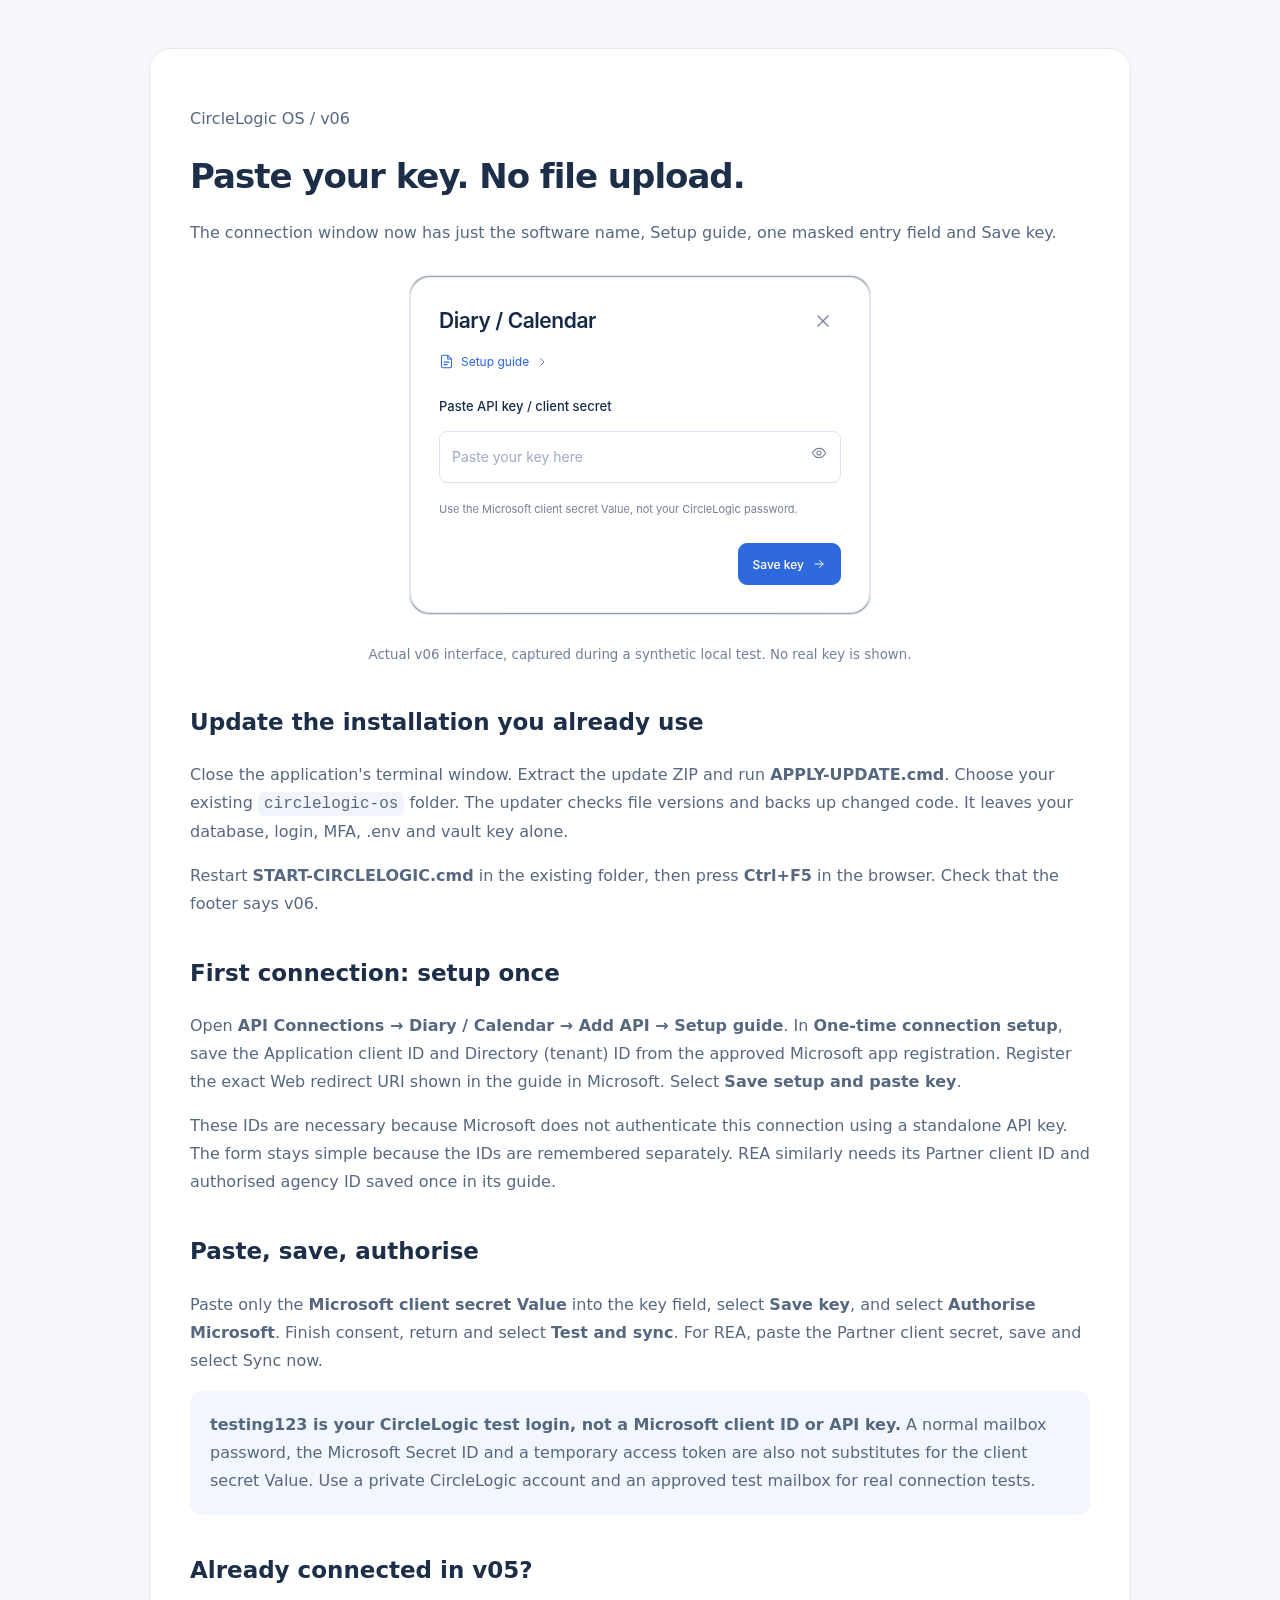
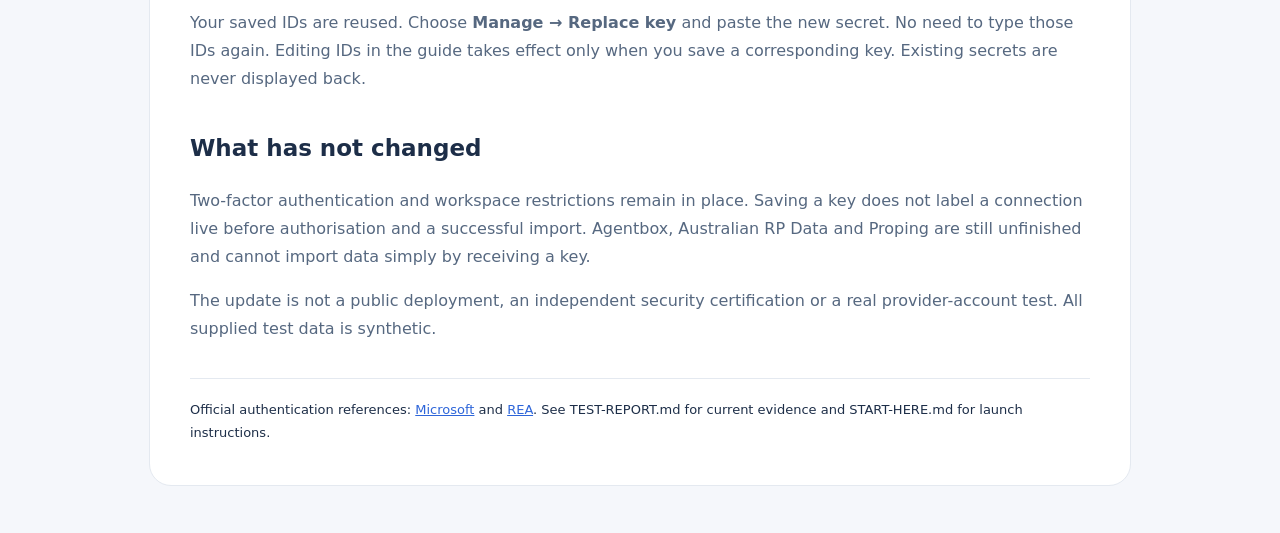
<file: circlelogic-os/docs/LOCAL-TESTING-GUIDE.html>
<!doctype html><html lang="en"><meta charset="utf-8"><meta name="viewport" content="width=device-width,initial-scale=1"><title>CircleLogic OS v06 - paste your API key</title><style>body{margin:0;background:#f5f7fb;color:#1d2e48;font:16px/1.75 system-ui,sans-serif}main{max-width:900px;margin:48px auto;padding:40px;background:white;border:1px solid #e4e9f0;border-radius:22px}h1{font-size:34px;line-height:1.2;letter-spacing:-1px}h2{margin-top:35px;font-size:23px}p{color:#566880}code{background:#f1f4fa;padding:3px 6px;border-radius:5px}img{display:block;width:460px;max-width:100%;margin:28px auto;border-radius:20px;border:1px solid #dfe5ef}a{color:#2d65d9}small{display:block;color:#71809a;text-align:center}.note{padding:20px;background:#f2f6fd;border-radius:12px}footer{border-top:1px solid #e4e9f0;margin-top:35px;padding-top:20px;font-size:13px}@media(max-width:650px){main{margin:12px;padding:23px}h1{font-size:28px}}</style><main><p>CircleLogic OS / v06</p><h1>Paste your key. No file upload.</h1><p>The connection window now has just the software name, Setup guide, one masked entry field and Save key.</p><img alt="Actual CircleLogic connection window showing a single paste field" src="[data-uri]"><small>Actual v06 interface, captured during a synthetic local test. No real key is shown.</small><h2>Update the installation you already use</h2><p>Close the application's terminal window. Extract the update ZIP and run <strong>APPLY-UPDATE.cmd</strong>. Choose your existing <code>circlelogic-os</code> folder. The updater checks file versions and backs up changed code. It leaves your database, login, MFA, .env and vault key alone.</p><p>Restart <strong>START-CIRCLELOGIC.cmd</strong> in the existing folder, then press <strong>Ctrl+F5</strong> in the browser. Check that the footer says v06.</p><h2>First connection: setup once</h2><p>Open <strong>API Connections &rarr; Diary / Calendar &rarr; Add API &rarr; Setup guide</strong>. In <strong>One-time connection setup</strong>, save the Application client ID and Directory (tenant) ID from the approved Microsoft app registration. Register the exact Web redirect URI shown in the guide in Microsoft. Select <strong>Save setup and paste key</strong>.</p><p>These IDs are necessary because Microsoft does not authenticate this connection using a standalone API key. The form stays simple because the IDs are remembered separately. REA similarly needs its Partner client ID and authorised agency ID saved once in its guide.</p><h2>Paste, save, authorise</h2><p>Paste only the <strong>Microsoft client secret Value</strong> into the key field, select <strong>Save key</strong>, and select <strong>Authorise Microsoft</strong>. Finish consent, return and select <strong>Test and sync</strong>. For REA, paste the Partner client secret, save and select Sync now.</p><p class="note"><strong>testing123 is your CircleLogic test login, not a Microsoft client ID or API key.</strong> A normal mailbox password, the Microsoft Secret ID and a temporary access token are also not substitutes for the client secret Value. Use a private CircleLogic account and an approved test mailbox for real connection tests.</p><h2>Already connected in v05?</h2><p>Your saved IDs are reused. Choose <strong>Manage &rarr; Replace key</strong> and paste the new secret. No need to type those IDs again. Editing IDs in the guide takes effect only when you save a corresponding key. Existing secrets are never displayed back.</p><h2>What has not changed</h2><p>Two-factor authentication and workspace restrictions remain in place. Saving a key does not label a connection live before authorisation and a successful import. Agentbox, Australian RP Data and Proping are still unfinished and cannot import data simply by receiving a key.</p><p>The update is not a public deployment, an independent security certification or a real provider-account test. All supplied test data is synthetic.</p><footer>Official authentication references: <a href="https://learn.microsoft.com/en-us/entra/identity-platform/v2-oauth2-auth-code-flow">Microsoft</a> and <a href="https://partner.realestate.com.au/getting-started/authentication/">REA</a>. See TEST-REPORT.md for current evidence and START-HERE.md for launch instructions.</footer></main></html>
</file>
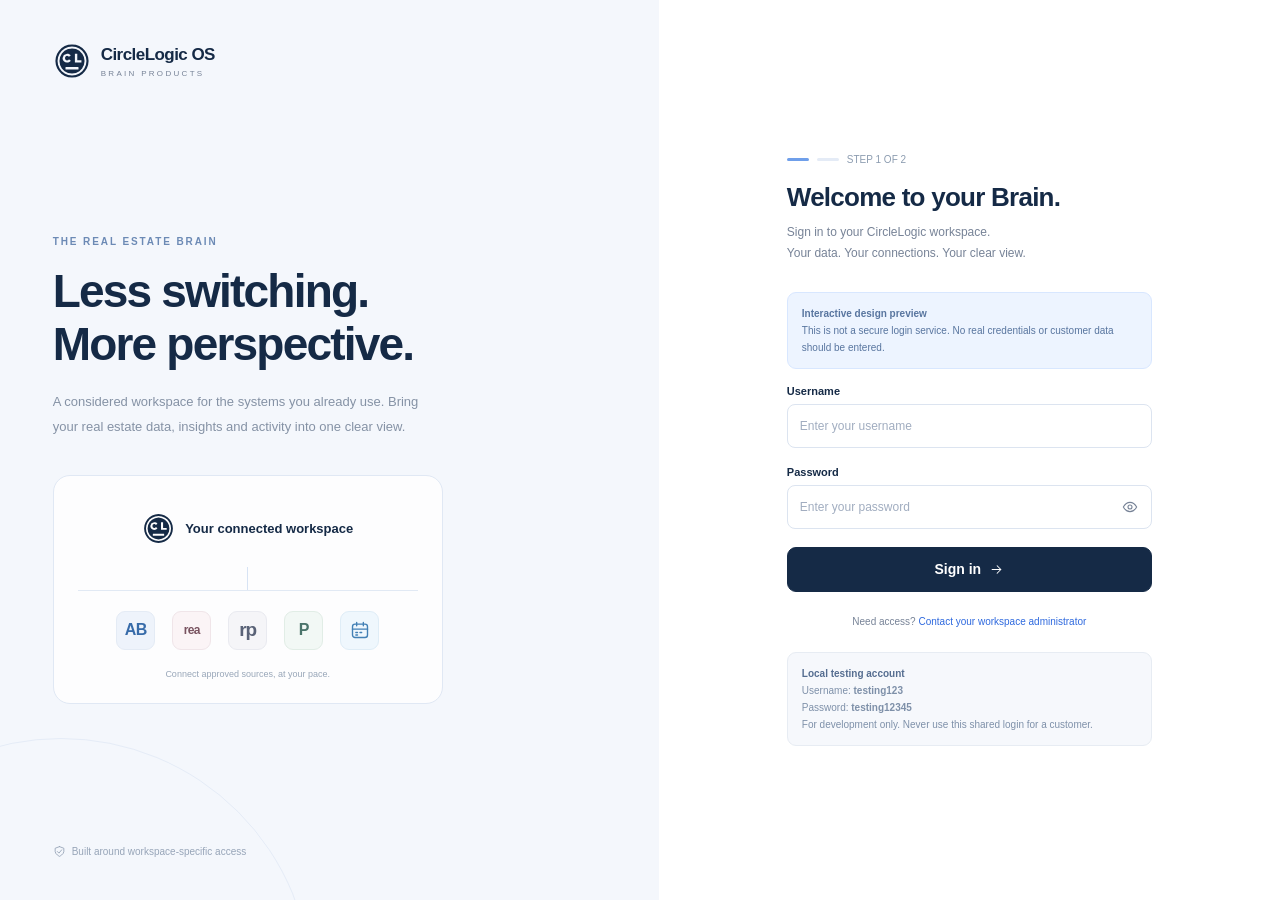
<file: circlelogic-os/docs/archive/v04/CircleLogic-OS-v04-Interactive-Preview.html>
<!doctype html>
<html lang="en-AU">
<head>
  <meta charset="UTF-8"><meta http-equiv="Content-Security-Policy" content="default-src 'none'; script-src 'unsafe-inline'; style-src 'unsafe-inline'; img-src data:; connect-src 'none'; form-action 'none'; base-uri 'none'">
  <meta name="viewport" content="width=device-width, initial-scale=1">
  <meta name="color-scheme" content="light">
  <meta name="theme-color" content="#f6f8fb">
  <title>CircleLogic OS | Interactive design preview</title>
  <link rel="icon" type="image/svg+xml" href="[data-uri]">
  <style>:root{--bg:#f6f8fb;--surface:#fff;--ink:#152a46;--muted:#778397;--line:#e7ecf3;--blue:#2e69de;--soft:#edf4ff;--green:#22855d;--red:#b84343;--radius:17px;--shadow:0 3px 14px rgba(25,49,80,.025);font-family:Inter,'Segoe UI',-apple-system,BlinkMacSystemFont,Arial,sans-serif;color:var(--ink);font-size:14px;font-weight:400;font-synthesis:none}
*{box-sizing:border-box}body{margin:0;background:var(--bg);-webkit-font-smoothing:antialiased}button,input,select,textarea{font:inherit}button,a,input,select{ -webkit-tap-highlight-color:transparent}button{cursor:pointer}button:disabled{cursor:not-allowed;opacity:.52}a{color:var(--blue);text-decoration:none}button:focus-visible,a:focus-visible,input:focus-visible,select:focus-visible,summary:focus-visible{outline:3px solid #9dbfff;outline-offset:3px}h1,h2,h3,h4,p{margin:0}h1{font-size:31px;letter-spacing:-1.1px;font-weight:650;line-height:1.2}h2{font-size:17px;letter-spacing:-.35px;font-weight:620}h3{font-size:15px;font-weight:620}p{line-height:1.65}small{font-size:12px}svg{vertical-align:middle;flex-shrink:0}.row{display:flex;align-items:center;gap:12px}.between{display:flex;align-items:center;justify-content:space-between;gap:16px}.muted{color:var(--muted)}.small{font-size:12px}.stack{display:grid;gap:15px}.hidden{display:none!important}.boot{min-height:100vh;display:grid;place-items:center;color:var(--muted)}.eyebrow{font-size:10px;letter-spacing:1.9px;font-weight:650;color:#8b98aa;text-transform:uppercase}.btn{border:1px solid var(--line);background:#fff;color:var(--ink);border-radius:9px;min-height:37px;padding:9px 14px;display:inline-flex;justify-content:center;align-items:center;gap:8px;line-height:1.3;font-size:12px;font-weight:550;white-space:nowrap;transition:background .15s,border-color .15s}.btn:hover{background:#f8faff;border-color:#cbd8eb}.btn.primary{background:var(--blue);border-color:var(--blue);color:white}.btn.primary:hover{background:#2357bf}.btn.navy{background:var(--ink);color:white;border-color:var(--ink)}.btn.soft{background:var(--soft);color:#2b62ca;border-color:#dce8fc}.btn.ghost{background:transparent;border-color:transparent}.btn.danger{color:var(--red);border-color:#efd7d7;background:#fffafa}.btn.large{min-height:45px;font-size:14px}.btn.full{width:100%}.text-btn{padding:0;border:0;background:transparent;color:var(--blue);font-size:12px;display:inline-flex;gap:6px;align-items:center;text-align:left;line-height:1.5}.text-btn:hover{text-decoration:underline}.icon-btn{border:0;background:transparent;border-radius:8px;color:var(--muted);display:inline-flex;padding:8px;align-items:center;justify-content:center;min-width:34px;min-height:34px}.icon-btn:hover{background:var(--soft);color:var(--blue)}
.brand{display:flex;align-items:center;gap:10px}.brand img{width:38px;height:38px}.brand strong{font-weight:650;font-size:17px;letter-spacing:-.55px}.brand .sub{display:block;font-size:8px;letter-spacing:2.3px;color:var(--muted);margin-top:4px}.sidebar{width:225px;position:fixed;inset:0 auto 0 0;background:#fff;border-right:1px solid var(--line);z-index:20;display:flex;flex-direction:column;padding:29px 19px 18px}.sidebar .brand{padding:1px 1px 42px}.sidebar nav{display:grid;gap:7px}.nav-button{border:0;background:transparent;display:flex;align-items:center;gap:12px;width:100%;padding:13px 15px;text-align:left;color:#69788e;font-size:13px;font-weight:500;border-radius:9px}.nav-button.active{background:#eaf2ff;color:#2c65d4}.nav-button:hover{background:#f2f6fc}.nav-button.active:before{display:none}.sidebar-bottom{margin-top:auto}.sidebar-help{background:linear-gradient(125deg,#f4f7fd,#fbfcff);border:1px solid var(--line);border-radius:12px;padding:17px 15px;margin-bottom:20px}.sidebar-help .help-icon{color:var(--blue);margin-bottom:12px}.sidebar-help p{font-size:11px;color:var(--muted);line-height:1.65;margin:6px 0 14px}.sidebar-help h3{font-size:12px}.profile{border-top:1px solid var(--line);padding-top:18px;display:flex;align-items:center;gap:9px}.avatar{width:34px;height:34px;border-radius:50%;background:#e8effc;color:#28549a;display:inline-flex;align-items:center;justify-content:center;flex-shrink:0;font-size:11px;font-weight:600}.profile .name{font-size:11px;font-weight:600;max-width:99px;overflow:hidden;text-overflow:ellipsis;white-space:nowrap}.profile .caption{font-size:9px;color:var(--muted);margin-top:4px}.profile .icon-btn{margin-left:auto}.main{margin-left:225px;min-height:100vh}.topbar{height:70px;border-bottom:1px solid var(--line);background:rgba(255,255,255,.9);display:flex;align-items:center;justify-content:space-between;padding:0 34px}.breadcrumb{font-size:11px;color:var(--muted);display:flex;gap:12px;align-items:center}.breadcrumb strong{color:#53637b;font-weight:500}.topbar-right{display:flex;align-items:center;gap:15px}.workspace-badge{font-size:10px;padding:6px 10px;background:#f7f9fc;border:1px solid var(--line);border-radius:6px;color:#64748b}.topbar .avatar{width:30px;height:30px;font-size:10px}.mobile-menu{display:none}.content{padding:32px 34px 24px;max-width:1660px;margin:0 auto}.heading{display:flex;justify-content:space-between;align-items:center;gap:20px;margin-bottom:25px}.heading .eyebrow{margin-bottom:10px}.heading p{font-size:12px;color:var(--muted);margin-top:8px}.heading-actions{display:flex;gap:8px;align-items:center}.snapshot-label{display:flex;align-items:center;gap:7px;font-size:10px;color:var(--muted);margin-right:7px}.preview-strip{display:flex;align-items:center;justify-content:space-between;gap:14px;background:#eef4fd;border-bottom:1px solid #dce7f8;padding:9px 34px;color:#476184;font-size:11px;line-height:1.5}.preview-strip strong{color:#2b528c}.segmented{display:flex;padding:3px;border:1px solid #dce5f1;background:#fff;border-radius:8px;flex-shrink:0}.segmented button{border:0;background:transparent;border-radius:5px;padding:6px 10px;color:#738198;font-size:10px}.segmented button.active{background:var(--soft);color:var(--blue)}.card{background:var(--surface);border:1px solid var(--line);border-radius:var(--radius);box-shadow:var(--shadow)}.source-grid{display:grid;grid-template-columns:repeat(5,minmax(0,1fr));gap:11px;margin-bottom:19px}.source-tile{padding:14px 12px;display:flex;gap:9px;align-items:center;text-align:left;cursor:pointer;min-height:75px}.source-tile:hover{border-color:#bacfec;background:#fcfdff}.provider-icon{height:33px;width:33px;flex-shrink:0;border-radius:9px;background:#eef3fb;color:#376ba9;display:grid;place-items:center;font-size:16px;letter-spacing:-.7px;font-weight:750;border:1px solid #e4ebf5}.provider-icon.rea{font-size:12px;color:#78525f;background:#fbf4f6;border-color:#f0e5e9}.provider-icon.rpdata{font-size:19px;letter-spacing:-1px;color:#596277;background:#f5f5f8;border-color:#e9eaf0}.provider-icon.proping{font-weight:650;color:#4b746b;background:#f2f8f5;border-color:#e1ede6}.provider-icon.microsoft{color:#4380b5;background:#eff7fd;border-color:#dfedf7}.source-tile .source-name{font-size:11px;font-weight:600;white-space:nowrap;overflow:hidden;text-overflow:ellipsis;line-height:1.4}.source-tile .source-meta{min-width:0}.status{display:inline-flex;gap:5px;align-items:center;font-size:9px;color:#8390a2;white-space:nowrap;line-height:1.5}.status .dot{height:5px;width:5px;border-radius:50%;background:currentColor;display:inline-block;flex-shrink:0}.status.connected{color:var(--green)}.status.example{color:#6684b1}.status.error{color:var(--red)}.status.stale{color:#7d6c48}.tile-arrow{margin-left:auto;color:#a1adc0}.metric-grid{display:grid;grid-template-columns:repeat(5,minmax(0,1fr));gap:13px;margin-bottom:22px}.metric{padding:21px 18px 17px;min-height:163px}.metric-head{display:flex;align-items:center;gap:9px}.metric-icon{width:31px;height:31px;border-radius:9px;background:#f1f6ff;color:#5f8fd4;display:grid;place-items:center}.metric-title{font-size:11px;font-weight:550;line-height:1.5}.metric-value{font-size:30px;line-height:1.4;letter-spacing:-1px;font-weight:650;margin:13px 0 5px}.metric-value.missing{color:#bdc7d5;font-weight:400}.metric-trend{font-size:10px;color:var(--green);line-height:1.8}.metric-trend.negative{color:var(--red)}.metric-trend .muted{font-size:9px}.metric-footer{display:flex;justify-content:space-between;align-items:center;gap:5px;min-height:20px}.provider-label{font-size:8px;padding:3px 6px;border-radius:4px;background:#f3f6fb;color:#7a899f;white-space:nowrap}.metric-connect{font-size:10px}.data-note{font-size:9px;color:#96a3b4;margin-bottom:3px}.insight-grid{display:grid;grid-template-columns:1.12fr 1fr 1fr;gap:18px}.panel{padding:22px 20px;min-width:0;min-height:310px}.panel h2{font-size:15px}.panel .subtitle{font-size:10px;color:var(--muted);margin-top:5px;line-height:1.6}.panel-head{display:flex;justify-content:space-between;align-items:start;gap:12px;margin-bottom:20px}.panel-head .text-btn{font-size:10px;white-space:nowrap}.empty-panel{min-height:215px;display:flex;flex-direction:column;align-items:center;justify-content:center;text-align:center;padding:16px 7px}.empty-illustration{width:48px;height:48px;border-radius:15px;background:#f3f6fb;color:#a1b2cd;display:grid;place-items:center;margin-bottom:16px}.empty-panel h3{font-size:12px;font-weight:550}.empty-panel p{font-size:10px;color:var(--muted);max-width:230px;margin:7px 0 17px}.panel-foot{border-top:1px solid #f0f3f7;padding-top:12px;font-size:9px;color:#96a2b3;margin-top:15px}.buyer-row{display:grid;grid-template-columns:31px minmax(90px,1fr) 76px 22px;align-items:center;gap:9px;padding:10px 0;border-bottom:1px solid #f0f3f7;width:100%;border-top:0;border-left:0;border-right:0;background:transparent;text-align:left;color:inherit}.buyer-row:last-child{border-bottom:0}.property-glyph{width:31px;height:31px;background:#eef3f7;border:1px solid #e1e8ee;border-radius:6px;color:#88a0b2;display:grid;place-items:center}.buyer-name{font-size:10px;line-height:1.5}.buyer-sub{display:block;font-size:8px;color:var(--muted);margin-top:2px}.score-track{height:5px;border-radius:8px;background:#edf1f7;overflow:hidden}.score-track i{display:block;background:#6e9de2;height:100%;border-radius:8px}.score-number{font-size:10px;font-weight:600;text-align:right}.activity-row{display:flex;align-items:center;gap:11px;padding:12px 0;border-bottom:1px solid #f0f3f7}.activity-row:last-child{border-bottom:0}.activity-icon{background:#f1f6ff;border-radius:7px;padding:7px;color:#628dcc;display:flex}.activity-name{font-size:11px}.activity-count{margin-left:auto;font-weight:650;font-size:14px}.activity-delta{font-size:9px;margin-left:7px;color:var(--muted);min-width:36px;text-align:right}.event{display:flex;gap:11px;padding:11px 0;border-bottom:1px solid #f0f3f7;align-items:center;width:100%;background:transparent;border-top:0;border-left:0;border-right:0;text-align:left;color:var(--ink)}.event:last-child{border-bottom:0}.date-tile{width:38px;border-right:1px solid #e6ecf4;padding-right:10px;flex-shrink:0;text-align:center}.date-tile b{display:block;font-size:14px;font-weight:550}.date-tile span{font-size:8px;color:var(--muted);text-transform:uppercase;display:block;margin-bottom:3px}.event-title{font-size:10px;line-height:1.5}.event-time{display:block;font-size:9px;color:var(--muted);margin-top:3px}.event .chevron{margin-left:auto;color:#a5b1c2}.callout{border:1px solid #dfE8f5;border-radius:13px;background:linear-gradient(110deg,#f0f6ff,#fff);padding:18px 22px;display:flex;gap:16px;align-items:center;margin:22px 0}.callout h3{font-size:13px}.callout p{font-size:11px;color:#7b8b9f;margin-top:3px}.callout-icon{color:#5b8ed4;width:36px;height:36px;background:#e9f1ff;border-radius:10px;display:grid;place-items:center;flex-shrink:0}.callout-actions{display:flex;align-items:center;gap:16px;margin-left:auto}.footer{margin-top:29px;display:flex;justify-content:space-between;align-items:center;color:#9aa6b7;font-size:9px;gap:14px}.footer span{display:flex;gap:5px;align-items:center}.footer strong{font-weight:550;color:#8594aa}.info-banner{border:1px solid #dfe9f9;border-radius:10px;background:#f3f7fe;padding:13px 16px;display:flex;gap:10px;align-items:flex-start;color:#51749f;font-size:11px;line-height:1.6}.info-banner svg{margin-top:2px}.info-banner.alert{background:#fff9f8;border-color:#efdcd8;color:#8b5b51}.info-banner.neutral{background:#f8fafc;border-color:var(--line);color:#74859b}
.connections-layout{display:grid;grid-template-columns:minmax(0,1fr) 272px;gap:22px}.connections-card{padding:25px 25px 12px}.connections-card .head{margin-bottom:21px}.connection-list{margin-top:10px}.connection-row{display:flex;align-items:center;gap:14px;padding:20px 0;border-bottom:1px solid var(--line)}.connection-row:last-child{border-bottom:0}.connection-row .provider-icon{height:40px;width:40px;font-size:18px;border-radius:11px}.connection-copy{min-width:0;flex:1}.connection-name{font-size:13px;font-weight:600;margin-bottom:5px}.connection-description{font-size:10px;line-height:1.65;color:var(--muted);max-width:360px}.connection-actions{display:flex;align-items:center;gap:13px}.connection-actions .btn{min-width:85px}.connection-actions .status{font-size:10px;padding:4px 7px;border-radius:5px;background:#f7f9fc}.help-card{padding:24px 20px;align-self:start}.help-card .help-heading{display:flex;gap:11px;align-items:center;margin-bottom:14px}.help-card .help-heading h2{font-size:14px;line-height:1.5}.help-card p{color:var(--muted);font-size:11px}.help-list{margin-top:21px;display:grid;gap:3px}.help-list button{border:0;background:transparent;display:flex;gap:10px;align-items:center;text-align:left;color:#53677f;font-size:11px;padding:12px 0;border-bottom:1px solid #f0f3f7}.help-list button:last-child{border-bottom:0}.help-list button:hover{color:var(--blue)}.help-list .provider-icon{width:25px;height:25px;font-size:11px;border-radius:7px}.help-list .chevron{margin-left:auto}.tiny-note{font-size:9px!important;color:#97a3b3!important;margin-top:19px;line-height:1.8!important}.connection-bottom{padding:18px 0 6px;font-size:10px;display:flex;gap:9px;color:var(--muted)}
.auth-page{min-height:100vh;display:grid;grid-template-columns:1.06fr 1fr;background:#fff}.auth-left{background:#f4f7fc;display:flex;flex-direction:column;min-height:100vh;padding:42px 8%;position:relative;overflow:hidden}.auth-left:after{content:'';position:absolute;width:500px;height:500px;border:1px solid #e5ecf7;border-radius:50%;bottom:-340px;left:-190px;pointer-events:none}.auth-left .brand{margin-bottom:70px}.auth-story{margin:auto 0;max-width:455px;padding-bottom:55px}.auth-story .eyebrow{color:#6c8ab5;margin-bottom:18px}.auth-story h1{font-size:46px;line-height:1.15;letter-spacing:-1.8px;font-weight:620}.auth-story p{color:#8592a5;font-size:13px;line-height:1.9;margin-top:19px;max-width:375px}.architecture{position:relative;margin-top:35px;border:1px solid #e0e8f4;border-radius:17px;background:rgba(255,255,255,.8);padding:24px;max-width:390px}.architecture-center{display:flex;align-items:center;justify-content:center;gap:10px;font-size:13px;font-weight:600;margin:12px auto 22px}.architecture-center img{width:33px;height:33px}.architecture-line{width:1px;background:#d7e3f4;height:23px;margin:0 auto}.architecture-sources{display:flex;justify-content:center;gap:17px;border-top:1px solid #e1e9f4;padding-top:20px;position:relative}.architecture .provider-icon{height:39px;width:39px}.architecture-caption{font-size:9px;color:#98a6b8;text-align:center;margin-top:19px}.auth-left-foot{font-size:10px;color:#97a5b8;display:flex;gap:6px;align-items:center}.auth-right{display:flex;align-items:center;justify-content:center;padding:50px 10%;position:relative}.auth-form-wrap{width:100%;max-width:365px}.auth-form-wrap h1{font-size:26px;letter-spacing:-.75px;margin:17px 0 9px}.auth-form-wrap .intro{font-size:12px;color:var(--muted);line-height:1.8;margin-bottom:27px}.auth-step{font-size:10px;color:#8c9cb0;display:flex;align-items:center;gap:8px}.auth-step i{width:22px;height:3px;background:#e4ebf6;border-radius:4px}.auth-step i.current{background:#6f9fea}.auth-icon{background:var(--soft);color:#477cd1;border-radius:11px;width:41px;height:41px;display:grid;place-items:center;margin-bottom:22px}.field{display:grid;gap:7px;margin-bottom:18px}.field label{font-size:11px;font-weight:550}.field input,.field textarea,.field select{border:1px solid #dce4f0;border-radius:8px;background:#fff;color:var(--ink);width:100%;padding:12px;line-height:1.5;font-size:12px;min-width:0;outline-color:#9dbfff}.field input:disabled{background:#f7f9fc}.field input::placeholder{color:#a1adc0}.field small{font-size:10px;color:var(--muted);line-height:1.6}.input-wrap{position:relative}.input-wrap input{padding-right:42px}.input-wrap .icon-btn{position:absolute;right:5px;top:5px}.form-actions{display:flex;gap:9px;justify-content:flex-end;flex-wrap:wrap;margin-top:23px}.auth-help{font-size:10px;text-align:center;margin-top:22px;color:var(--muted)}.auth-help button{font-size:10px}.testing-note{font-size:10px;color:#7e90a9;background:#f6f8fc;border:1px solid var(--line);border-radius:9px;padding:12px 14px;margin-top:22px;line-height:1.7}.testing-note strong{font-weight:550;color:#556d90}.error-box{padding:11px 13px;border:1px solid #f0d6d6;background:#fff8f8;color:#ac4141;border-radius:9px;margin:13px 0;font-size:11px;line-height:1.7}.qr-block{display:flex;gap:16px;align-items:center;margin:10px 0 20px}.qr-block img{width:143px;height:143px;border:1px solid var(--line);border-radius:10px;padding:6px}.qr-steps{display:grid;gap:13px;flex:1}.qr-steps p{font-size:10px;color:var(--muted);line-height:1.7}.qr-steps b{display:block;color:var(--ink);font-weight:550}.manual-key{font-family:ui-monospace,SFMono-Regular,Consolas,monospace;font-size:10px;word-break:break-all;user-select:all;background:#f5f7fb;border-radius:6px;padding:10px;margin:9px 0}.code-input{font-size:21px!important;letter-spacing:7px!important;text-align:center}.recoveries{display:grid;grid-template-columns:1fr 1fr;gap:8px;font-size:11px;font-family:ui-monospace,Consolas,monospace;margin:20px 0}.recoveries code{padding:9px 8px;text-align:center;background:#f4f7fc;border:1px solid var(--line);border-radius:6px}.form-checkbox{display:flex;gap:9px;align-items:flex-start;font-size:11px;color:var(--muted);line-height:1.7;margin:18px 0}.preview-auth-note{background:#edf4ff;border:1px solid #d8e7ff;color:#58759f;padding:12px 14px;border-radius:9px;font-size:10px;line-height:1.7;margin:16px 0}.preview-mfa{display:flex;align-items:center;gap:12px;border:1px dashed #cad9ee;border-radius:12px;padding:19px;margin:19px 0;color:#6983aa}.preview-mfa strong{display:block;color:var(--ink);font-size:13px;margin-bottom:5px}.preview-mfa p{font-size:10px}.auth-form-wrap details{font-size:10px;color:var(--muted);margin:13px 0}.auth-form-wrap summary{cursor:pointer}.back-link{font-size:10px;color:var(--muted);border:0;background:transparent;padding:0;margin-bottom:18px;display:flex;gap:5px;align-items:center}
.dialog{border:1px solid var(--line);border-radius:20px;box-shadow:0 24px 100px #152a4630;padding:0;max-width:calc(100vw - 28px);width:560px;max-height:calc(100vh - 42px);color:var(--ink)}.dialog::backdrop{background:rgba(22,38,62,.36);backdrop-filter:blur(3px)}.dialog.wide{width:790px}.modal-head{display:flex;align-items:center;justify-content:space-between;gap:12px;padding:23px 26px 17px;border-bottom:1px solid #f0f3f8}.modal-head h2{font-size:17px}.modal-body{padding:23px 26px 27px}.modal-body .intro{font-size:12px;color:var(--muted);line-height:1.75;margin-bottom:20px}.modal-body .info-banner{margin-bottom:21px}.modal-provider{display:flex;align-items:center;gap:12px;margin-bottom:20px}.modal-provider h3{font-size:15px}.modal-provider p{color:var(--muted);font-size:10px;margin-top:4px}.upload-box{border:1px dashed #cedcec;border-radius:10px;background:#fafcff;padding:17px;margin:18px 0}.upload-box label{display:flex;align-items:center;gap:8px;font-size:11px;font-weight:550;cursor:pointer}.upload-box input{display:block;font-size:10px;width:100%;margin-top:13px;color:var(--muted)}.upload-box small{display:block;font-size:10px;color:var(--muted);line-height:1.7;margin-top:10px}.template{background:#f6f8fc;border:1px solid var(--line);border-radius:8px;padding:12px;font-size:10px;line-height:1.8;white-space:pre-wrap;word-break:break-all;color:#59718f}.inline-details{font-size:10px;color:var(--muted);margin:15px 0}.inline-details summary{cursor:pointer}.modal-warning{font-size:10px;color:#8392a6;display:flex;gap:7px;line-height:1.8;margin-top:16px}.setup-summary{border:1px solid var(--line);border-radius:10px;padding:16px;margin:14px 0}.setup-summary h3{font-size:12px;margin-bottom:7px}.setup-summary p{font-size:11px;color:var(--muted)}.connection-status-line{display:flex;justify-content:space-between;align-items:center;padding:15px 0;margin:6px 0;border-top:1px solid var(--line);border-bottom:1px solid var(--line);font-size:11px}.guide-tabs{display:flex;gap:6px;flex-wrap:wrap;margin:16px 0 22px}.guide-tabs button{border:1px solid var(--line);border-radius:7px;padding:7px 9px;background:#fff;font-size:10px;color:var(--muted)}.guide-tabs button.active{background:var(--soft);border-color:#dbe7fa;color:var(--blue)}.guide-intro{font-size:12px;color:var(--muted);line-height:1.85;margin:10px 0 23px}.guide-tag{font-size:9px;border-radius:5px;background:#f3f6fb;padding:4px 7px;color:#6782a4;display:inline-block;margin-top:9px}.guide-steps{display:grid;gap:20px;margin-bottom:23px}.guide-step{display:flex;gap:15px}.step-number{width:28px;height:28px;border-radius:9px;background:#edf4ff;color:#467acf;display:grid;place-items:center;font-size:11px;flex-shrink:0;font-weight:600}.guide-step h3{font-size:12px;margin:2px 0 7px}.guide-step p{font-size:11px;color:#7d8c9f;line-height:1.8}.guide-sources{border-top:1px solid var(--line);padding-top:17px;display:grid;gap:9px}.guide-sources h3{font-size:10px;font-weight:500;color:var(--muted);margin-bottom:4px}.guide-sources a{font-size:11px;display:flex;gap:6px;align-items:center}.toast{position:fixed;bottom:24px;left:50%;transform:translateX(-50%);z-index:100;color:#fff;background:#243c5c;padding:13px 20px;border-radius:10px;box-shadow:0 10px 35px #152a462b;max-width:calc(100vw - 32px);font-size:12px;line-height:1.7}.toast.error{background:#994a4a}.detail-row{display:grid;grid-template-columns:105px 1fr;padding:12px 0;border-bottom:1px solid var(--line);font-size:11px;gap:15px}.detail-row span{color:var(--muted)}.detail-row strong{font-weight:500;word-break:break-word}.loading{min-height:400px;display:grid;place-items:center;color:var(--muted);font-size:12px}.spin svg{animation:spin 1s linear infinite}@keyframes spin{to{transform:rotate(360deg)}}.recovery-check{margin-right:7px}
@media(min-width:1650px){.content{padding-top:43px}.metric{min-height:178px}.panel{min-height:345px}.source-tile{padding:17px}.metric-value{font-size:34px}.panel h2{font-size:16px}.buyer-name,.event-title{font-size:12px}.event-time,.buyer-sub{font-size:10px}.buyer-row{padding:13px 0}.event{padding:13px 0}.activity-row{padding:15px 0}.metric-title{font-size:12px}.source-tile .source-name{font-size:12px}.status{font-size:10px}}
@media(max-width:1240px){.sidebar{width:200px;padding-left:15px;padding-right:15px}.sidebar .brand strong{font-size:15px}.main{margin-left:200px}.content{padding:25px 23px}.topbar{padding:0 23px}.preview-strip{padding:9px 23px}.source-grid{gap:8px}.source-tile{padding:12px 9px;gap:7px}.source-tile .provider-icon{width:27px;height:27px;font-size:12px}.source-tile .source-name{font-size:10px}.tile-arrow{display:none}.metric{padding:18px 13px}.metric-grid{gap:10px}.metric-icon{width:26px;height:26px}.metric-title{font-size:10px}.insight-grid{grid-template-columns:1fr 1fr}.insight-grid .panel:last-child{grid-column:1/-1;min-height:160px}.insight-grid .panel:last-child .event-list{display:grid;grid-template-columns:1fr 1fr;gap:0 23px}.connections-layout{grid-template-columns:1fr 232px;gap:16px}.connections-card{padding:22px 19px 12px}.connection-actions{gap:8px}.connection-actions .status{font-size:9px}.connection-description{font-size:9px}.connection-row{gap:11px}.connection-actions .btn{min-width:76px}.auth-story h1{font-size:39px}.auth-right{padding:40px 9%}}
@media(max-width:1000px){.source-grid{grid-template-columns:repeat(3,1fr)}.metric-grid{grid-template-columns:repeat(3,1fr)}.metric{min-height:153px}.heading{align-items:flex-start}.heading-actions{flex-direction:column-reverse;align-items:flex-end}.heading h1{font-size:28px}.snapshot-label{display:none}.connections-layout{grid-template-columns:1fr}.help-card .help-list{grid-template-columns:repeat(3,1fr);gap:0 18px}.help-card{padding:20px}.callout{flex-wrap:wrap}.callout-actions{margin-left:52px}.auth-story h1{font-size:35px}.auth-left{padding:38px 9%}.architecture-sources{gap:9px}.auth-left .brand strong{font-size:16px}}
@media(max-width:760px){.sidebar{transform:translateX(-100%);width:225px;box-shadow:12px 0 40px #152a4620;transition:transform .2s}.sidebar.open{transform:translateX(0)}.main{margin-left:0}.topbar{height:61px;padding:0 18px}.mobile-menu{display:flex}.topbar-left{display:flex;align-items:center;gap:7px}.breadcrumb{font-size:10px}.workspace-badge{display:none}.topbar-right{gap:8px}.content{padding:24px 18px}.heading{margin-bottom:22px}.heading h1{font-size:27px}.heading p{max-width:275px;font-size:11px}.heading .eyebrow{font-size:8px}.heading-actions .btn{font-size:10px;min-height:34px;padding:8px 10px}.preview-strip{padding:10px 18px;flex-direction:column;align-items:flex-start;font-size:10px;gap:8px}.metric-grid{grid-template-columns:repeat(2,minmax(0,1fr));gap:10px}.source-grid{grid-template-columns:repeat(2,minmax(0,1fr));gap:9px}.source-tile{min-height:69px;padding:13px}.source-tile .source-name{font-size:11px}.source-tile .status{font-size:9px}.source-tile .provider-icon{width:29px;height:29px}.source-grid .source-tile:last-child{grid-column:1/-1}.metric-title{font-size:11px}.metric-head{gap:9px}.metric-grid .metric:last-child{grid-column:1/-1;min-height:132px}.metric-grid .metric:last-child .metric-value{margin-top:7px}.metric-value{font-size:31px}.insight-grid{grid-template-columns:1fr;gap:15px}.insight-grid .panel:last-child .event-list{display:block}.panel{padding:22px;min-height:270px}.empty-panel{min-height:185px}.buyer-row{grid-template-columns:32px minmax(0,1fr) 100px 24px}.buyer-name{font-size:11px}.buyer-sub{font-size:9px}.event-title{font-size:11px}.event-time{font-size:10px}.activity-name{font-size:12px}.callout{padding:18px;gap:12px}.callout-actions{margin-left:0;flex-wrap:wrap;gap:15px}.callout-icon{display:none}.callout h3{font-size:12px}.callout p{font-size:10px}.footer{flex-direction:column;align-items:flex-start;gap:8px;font-size:9px}.connections-card{padding:22px 18px 13px}.connection-row{display:grid;grid-template-columns:36px 1fr;gap:10px;padding:19px 0}.connection-row .provider-icon{width:34px;height:34px}.connection-actions{grid-column:2;justify-content:space-between}.connection-name{font-size:12px}.connection-description{font-size:10px}.connection-actions .status{font-size:9px}.help-card .help-list{grid-template-columns:1fr 1fr;gap:0 14px}.auth-page{grid-template-columns:1fr}.auth-left{min-height:auto;padding:27px 25px;background:#fff}.auth-left .brand{margin-bottom:0}.auth-story,.auth-left-foot{display:none}.auth-right{padding:13px 27px 45px;align-items:flex-start}.auth-form-wrap{max-width:395px}.auth-form-wrap h1{font-size:25px}.dialog{max-height:calc(100vh - 24px);width:calc(100vw - 24px);border-radius:16px}.modal-head{padding:20px 20px 16px}.modal-body{padding:20px}.modal-head h2{font-size:15px}.guide-steps{gap:19px}.guide-step{gap:12px}.guide-step p{font-size:11px}.form-actions .btn{white-space:normal}.topbar .icon-btn{padding:6px}.metric-footer .provider-label{font-size:8px}}
@media(prefers-reduced-motion:reduce){*{animation:none!important;transition:none!important}}
</style>
  
  
  
</head>
<body>
  <div id="app"><div class="boot">Opening CircleLogic OS...</div></div>
  <div id="modal-root"></div>
  <div id="toast-root" aria-live="polite"></div>
<script>(function(){
const paths={
 pulse:'<path d="M3 12h5l3-8 4 16 3-8h3"/>',
 grid:'<rect x="3" y="3" width="7" height="7" rx="1.6"/><rect x="14" y="3" width="7" height="7" rx="1.6"/><rect x="3" y="14" width="7" height="7" rx="1.6"/><rect x="14" y="14" width="7" height="7" rx="1.6"/>',
 users:'<path d="M16 21v-2a4 4 0 0 0-4-4H6a4 4 0 0 0-4 4v2m20 0v-2a4 4 0 0 0-3-3.87M16 3.13a4 4 0 0 1 0 7.75"/><circle cx="9" cy="7" r="4"/>',
 home:'<path d="m3 10 9-7 9 7v10a1 1 0 0 1-1 1H4a1 1 0 0 1-1-1z"/><path d="M9 21v-9h6v9"/>',
 building:'<path d="M4 21V7h8v14M12 3h8v18M2 21h20M7 10h2m-2 4h2m-2 4h2m6-11h2m-2 4h2m-2 4h2"/>',
 contract:'<path d="M14 2H6a2 2 0 0 0-2 2v16a2 2 0 0 0 2 2h12a2 2 0 0 0 2-2V8zM14 2v6h6M8 13h8m-8 4h5"/>',
 megaphone:'<path d="m3 11 18-5v12L3 14v-3zm4 4 2 6h4l-2-5M3 11v-2m18-6v18"/>',
 money:'<circle cx="12" cy="12" r="9"/><path d="M15 8H10a2 2 0 0 0 0 4h4a2 2 0 0 1 0 4H9m3-11v14"/>',
 file:'<path d="M14 2H6a2 2 0 0 0-2 2v16a2 2 0 0 0 2 2h12a2 2 0 0 0 2-2V8zM14 2v6h6m-12 5h8m-8 4h5"/>',
 check:'<path d="m5 12 4 4L19 6"/>',
 tasks:'<path d="m3 6 2 2 4-4m3 3h9M3 14l2 2 4-4m3 3h9m-9 6h9"/>',
 chart:'<path d="M3 3v18h18M7 16v-5m5 5V7m5 9V4"/>',
 spark:'<path d="m12 3 2.5 6.5L21 12l-6.5 2.5L12 21l-2.5-6.5L3 12l6.5-2.5L12 3z"/>',
 plug:'<path d="M9 3v4m6-4v4M7 7h10v4a5 5 0 0 1-10 0V7zm5 9v5"/>',
 shield:'<path d="m12 3 8 3v6c0 5-8 9-8 9s-8-4-8-9V6l8-3z"/><path d="m8 12 3 3 5-6"/>',
 settings:'<path d="m10 3-1 3-3 1-3-1-1 4 3 2v3l-1 3 3 3 3-1 3 1 2-3 3-1 3 1 1-4-3-2v-3l1-3-3-3-3 1z"/><circle cx="12" cy="12" r="3"/>',
 search:'<circle cx="10.5" cy="10.5" r="6.5"/><path d="m16 16 5 5"/>',
 plus:'<path d="M12 5v14M5 12h14"/>',
 bell:'<path d="M18 8a6 6 0 0 0-12 0c0 7-3 7-3 9h18c0-2-3-2-3-9m-9 12h6"/>',
 arrow:'<path d="M5 12h14m-6-6 6 6-6 6"/>',
 up:'<path d="m3 17 6-6 4 4 8-10m-6 0h6v6"/>',
 chevron:'<path d="m9 5 7 7-7 7"/>',
 down:'<path d="m6 9 6 6 6-6"/>',
 calendar:'<rect x="3" y="5" width="18" height="16" rx="3"/><path d="M16 3v4M8 3v4M3 11h18m-14 4h2m3 0h2m-7 3h2"/>',
 clock:'<circle cx="12" cy="12" r="9"/><path d="M12 7v5l3 2"/>',
 refresh:'<path d="M20 7v5h-5M4 17v-5h5M6 6a8 8 0 0 1 13 2M5 16a8 8 0 0 0 13 2"/>',
 lock:'<rect x="5" y="10" width="14" height="11" rx="2"/><path d="M8 10V7a4 4 0 0 1 8 0v3m-4 5v2"/>',
 mail:'<rect x="3" y="5" width="18" height="14" rx="2"/><path d="m3 6 9 7 9-7"/>',
 external:'<path d="M15 3h6v6m0-6-10 10M9 3H5a2 2 0 0 0-2 2v14a2 2 0 0 0 2 2h14a2 2 0 0 0 2-2v-4"/>',
 download:'<path d="M12 3v12m-5-5 5 5 5-5M4 16v5h16v-5"/>',
 logout:'<path d="M9 21H4V3h5m6 5 4 4-4 4m-7-4h11"/>',
 close:'<path d="m6 6 12 12M6 18 18 6"/>',
 info:'<circle cx="12" cy="12" r="9"/><path d="M12 11v6m0-10v.1"/>',
 warning:'<path d="m12 3 10 18H2L12 3zm0 6v5m0 3v.1"/>',
 copy:'<rect x="8" y="8" width="12" height="13" rx="2"/><path d="M15 8V3H3v12h5"/>',
 menu:'<path d="M4 6h16M4 12h16M4 18h16"/>',
 dots:'<circle cx="5" cy="12" r="1"/><circle cx="12" cy="12" r="1"/><circle cx="19" cy="12" r="1"/>',
 key:'<circle cx="8" cy="9" r="5"/><path d="m12 13 8 8m-3-3 3-3m-6 0 3-3"/>',
 eye:'<path d="M2 12s4-7 10-7 10 7 10 7-4 7-10 7S2 12 2 12z"/><circle cx="12" cy="12" r="3"/>',
 cloud:'<path d="M7 18h11a4 4 0 0 0 1-7.9A7 7 0 0 0 5.5 8a5 5 0 0 0 1.5 10z"/>',
 audit:'<path d="M8 3H4v18h16V3h-4M8 2h8v4H8zM8 11h8m-8 4h5"/>'
};
window.icon=(name,size=20)=>`<svg width="${size}" height="${size}" viewBox="0 0 24 24" fill="none" stroke="currentColor" stroke-width="1.65" stroke-linecap="round" stroke-linejoin="round" aria-hidden="true">${paths[name]||paths.grid}</svg>`;
})();
</script><script>/* Verified public routes, checked 25 September 2026. No invented vendor screens. */
window.BRAIN_GUIDES = {
 agentbox: {
  title: 'Connect Agentbox', tag: 'Provider approval required',
  intro: 'Agentbox is now Reapit Sales. Its official integrator application is the verified starting point, not a guessed Settings > API menu.',
  steps: [
   ['Confirm the office and owner', 'Ask your agency administrator to identify the Agentbox office to connect. Keep Agentbox as the source of truth; the Brain is a read-only companion.'],
   ['Apply as an integration partner', 'CircleLogic should complete the official Reapit Sales integrator application. Third parties are required to go through this application process.'],
   ['Confirm the approved contract', 'Ask Reapit for the supported authentication method, office authorisation, endpoint documentation, allowed fields and rate limits. Do not assume the credentials are a client ID and secret.'],
   ['Complete the connector first', 'This release has no live Agentbox adapter. CircleLogic must implement and test the approved contract before the credential upload is enabled.'],
   ['Return to API Connections', 'Select Agentbox > Add API to see the current status and these instructions. No Agentbox credentials are accepted while the adapter is pending.']
  ],
  note: 'No public self-service key-generation sequence was verified. Do not enter your normal Agentbox password into this platform.',
  links: [['Official integrator application','https://www.agentbox.com.au/integrator-application']]
 },
 rea: {
  title: 'Connect REA Ignite', tag: 'REA Partner Platform',
  intro: 'The implemented connection reads listing-performance reports through the REA Partner Platform. It is not a direct sign-in to Ignite and does not yet import buyer-intent scores.',
  steps: [
   ['Apply for Partner Platform access', 'CircleLogic, as the integrator, follows the REA onboarding guide: review the terms and submit the linked application. REA support supplies approved Partner Platform credentials.'],
   ['Arrange agency authorisation', 'The agency must authorise the integration. Follow REA\'s current customer-permissions instructions and request campaign:listing-performance:read. A partner account alone does not authorise every agency.'],
   ['Prepare the three fields', 'Have the partner Client ID, Client secret and the authorised REA Agency ID ready. Confirm them with your approved REA contact. Never use your Ignite account password.'],
   ['Save in CircleLogic OS', 'Open API Connections > REA Ignite > Add API. Enter the three fields, or upload the exact JSON template shown in the secure connection dialog. Select Save credentials.'],
   ['Test and import', 'Select Sync now. Only a completed, validated response marks the source connected. An error preserves any previous snapshot and does not generate substitute data.']
  ],
  note: 'Listing performance and buyer intent are different data products. The sample buyer scores in the design preview are illustrative only; no buyer-score availability is claimed.',
  links: [['Official onboarding','https://partner.realestate.com.au/getting-started/overview/'],['Authentication','https://partner.realestate.com.au/getting-started/authentication/'],['Agency authorisation','https://partner.realestate.com.au/getting-started/authorization/']]
 },
 rpdata: {
  title: 'Connect RP Data', tag: 'Australian access must be confirmed',
  intro: 'Use Cotality\'s Australian RP Data team to establish the permitted integration route. A subscription or a US developer account is not proof that this dashboard may access Australian records.',
  steps: [
   ['Identify your Australian subscription', 'Ask the account administrator for the RP Data plan and the intended office/users. Do not share the login password.'],
   ['Ask about the appropriate integration route', 'Use the contact form on Cotality\'s Australian RP Data page. Ask whether CircleLogic can be an eligible RP Inside/PropTech integration or needs a separate API agreement.'],
   ['Confirm permissions and licensing', 'Request written confirmation of the allowed Australian datasets, display rights, retention, office/user entitlements, API authentication and limits. Treat ownership matching as unconfirmed until explicitly approved.'],
   ['Obtain the exact technical contract', 'Have Cotality identify the correct regional documentation and credential format. Do not substitute the US MCP client-credentials guide.'],
   ['Finish the adapter, then connect', 'The RP Data adapter is pending. API Connections > RP Data currently opens this access checklist; credential upload and live import are deliberately disabled.']
  ],
  note: 'The public RP Data page describes RP Inside connections for eligible CRMs/PropTech platforms. It does not establish that CircleLogic is eligible or supply a verified self-service key-generation flow.',
  links: [['Australian RP Data and contact form','https://www.cotality.com/au/products/rp-data-real-estate']]
 },
 proping: {
  title: 'Connect Proping', tag: 'Integration route not yet verified',
  intro: 'This uses Proping (proping.com.au), the daily property-alert service. Confirm it is the service called "Propping" in your agency materials before implementing a connector.',
  steps: [
   ['Confirm the service', 'Ask the office administrator to confirm the vendor and the alert email account. The public Proping product describes daily email reports.'],
   ['Contact Proping', 'Use the official contact page to ask whether an API, licensed export or authorised email-ingestion route is available for your account.'],
   ['Get written approval and documentation', 'Ask for the permitted data, authentication format, limits and retention rules. A reply offering an API is needed before designing a credential form; do not assume an API key exists.'],
   ['Review email access separately', 'An email-based alternative would need separate permissions, privacy controls and parsing tests. The calendar integration in this build cannot read your inbox.'],
   ['Return after the connector is approved', 'Proping > Add API currently shows this checklist. No invented API endpoint, guessed credential field or automatic email ingestion is enabled.']
  ],
  note: 'Public self-service API documentation was not located. That is not proof that a private integration is unavailable; it needs confirmation from Proping.',
  links: [['Product and email-alert description','https://www.proping.com.au/'],['Official contact page','https://www.proping.com.au/contact']]
 },
 microsoft: {
  title: 'Connect your diary / calendar', tag: 'Microsoft 365 - read-only',
  intro: 'This release supports Microsoft 365, not Google Calendar. Your Microsoft calendar is private to your CircleLogic login; other workspace users do not inherit access.',
  steps: [
   ['Have your administrator register an application', 'In the Microsoft Entra admin center, open Entra ID > App registrations > New registration. Choose a descriptive name and the account type approved by your administrator. For a single-organisation pilot, use that organisation\'s tenant.'],
   ['Configure the exact redirect address', 'In CircleLogic, open API Connections > Diary / Calendar > Add API and copy the Redirect URI. Add that exact address as a Web redirect in the Microsoft app registration. Use HTTPS on an approved deployed host; localhost is development-only.'],
   ['Record the application and directory IDs', 'From the registration Overview, copy Application (client) ID and Directory (tenant) ID into the matching CircleLogic fields.'],
   ['Create the application credential', 'Open Certificates & secrets > Client secrets > New client secret. Set an approved expiry and copy the secret VALUE immediately, not its Secret ID. This pilot uses a client secret; certificate/federated-credential support would need an adapter change for a hardened deployment.'],
   ['Set least-privilege delegated access', 'Add the Microsoft Graph delegated Calendars.ReadBasic permission. The sign-in flow also requests offline_access for refresh tokens. Do not grant Mail.Read, Calendars.ReadWrite or application-wide mailbox access. Obtain administrator consent when your tenant requires it.'],
   ['Save, authorise and sync', 'In CircleLogic, enter Directory ID, Client ID and secret value, or use the supplied JSON template. Save, select Authorise Microsoft, sign in to the correct account and consent. After returning, select Sync now to import the next 30 days.']
  ],
  note: 'Saving a secret does not grant access. The Microsoft consent redirect and a successful sync are separate steps. Disconnecting here erases local credentials/data; revoke the app in Microsoft as well when retiring access.',
  links: [['Register an application','https://learn.microsoft.com/en-us/entra/identity-platform/quickstart-register-app'],['Add credentials','https://learn.microsoft.com/en-us/entra/identity-platform/how-to-add-credentials'],['Calendar permissions and API','https://learn.microsoft.com/en-us/graph/api/calendar-list-calendarview?view=graph-rest-1.0']]
 }
};
</script><script>window.PREVIEW_CONNECTIONS=[{"id": "agentbox", "name": "Agentbox", "category": "Sales CRM", "initials": "AB", "color": "#19a8a7", "auth": "gated", "implemented": false, "kinds": ["contacts", "listings"], "description": "Approval required. Obtain the reviewed integration contract from Reapit; this build deliberately does not guess private endpoints.", "fields": [], "docs": "https://www.agentbox.com.au/integrator-application", "manageable": true, "private": false, "status": "not_connected", "has_credentials": false, "last_success": null, "error": null}, {"id": "rea", "name": "REA Ignite", "category": "Listing channels", "initials": "rea", "color": "#e3404e", "auth": "credentials", "implemented": true, "kinds": ["campaigns"], "description": "Listing performance reports only. Requires Partner Platform approval, the campaign scope and this agency's delegation.", "fields": [{"key": "client_id", "label": "Partner client ID", "secret": false, "type": "text"}, {"key": "client_secret", "label": "Partner client secret", "secret": true, "type": "text"}, {"key": "agency_id", "label": "REA agency ID", "secret": false, "type": "text"}], "docs": "https://partner.realestate.com.au/getting-started/overview/", "manageable": true, "private": false, "status": "not_connected", "has_credentials": false, "last_success": null, "error": null}, {"id": "rpdata", "name": "RP Data", "category": "Property intelligence", "initials": "rp", "color": "#52627d", "auth": "gated", "implemented": false, "kinds": ["properties"], "fields": [], "description": "Confirm Australian RP Data / RP Inside eligibility, licensing and the exact API contract with Cotality. This adapter is not implemented.", "docs": "https://www.cotality.com/au/products/rp-data-real-estate", "manageable": true, "private": false, "status": "not_connected", "has_credentials": false, "last_success": null, "error": null}, {"id": "proping", "name": "Proping", "category": "Market intelligence", "initials": "P", "color": "#52627d", "auth": "gated", "implemented": false, "kinds": ["market_alerts"], "fields": [], "description": "The public service delivers daily email alerts. An API and its credential format have not been verified; no mailbox access or email parsing is enabled.", "docs": "https://www.proping.com.au/contact", "manageable": true, "private": false, "status": "not_connected", "has_credentials": false, "last_success": null, "error": null}, {"id": "microsoft", "name": "Diary / Calendar", "category": "Productivity", "initials": "M", "color": "#287bd0", "auth": "oauth", "implemented": true, "private": true, "kinds": ["calendar"], "description": "Read-only Microsoft 365 calendar, next 30 days. Private to the connecting login. No inbox or outbound permissions.", "fields": [{"key": "client_id", "label": "Application client ID", "secret": false, "type": "text"}, {"key": "client_secret", "label": "Client secret", "secret": true, "type": "text"}, {"key": "directory_id", "label": "Microsoft directory (tenant) ID", "secret": false, "type": "text"}], "docs": "https://learn.microsoft.com/en-us/entra/identity-platform/v2-oauth2-auth-code-flow", "manageable": true, "status": "not_connected", "has_credentials": false, "last_success": null, "error": null}];</script><script>/* Standalone design preview only. No storage, network or real authentication. */
window.CIRCLELOGIC_PREVIEW=true;
window.previewState={stage:'anonymous',example:false};
(function(){
 const providerNames={agentbox:'Agentbox',rea:'REA Ignite',rpdata:'RP Data',proping:'Proping',microsoft:'Calendar'};
 const metricDefs=[['contacts','Total contacts','agentbox',8432,12,'users'],['enquiries','New enquiries','agentbox',284,18,'message'],['buyers','High-intent buyers','rea',56,22,'activity'],['listings','Active listings','agentbox',38,-5,'home'],['properties','Property records','rpdata',126,14,'chart']];
 const user={id:'preview-user',username:'testing123',name:'Testing account',email:'testing123@preview.invalid',agency:'CircleLogic Testing',workspace_id:'design-preview',role:'owner',mfa_enabled:true};
 function dashboard(){
  const sample=window.previewState.example;
  const base={rows:[],total:null,synced_at:null,mode:sample?'example':'unavailable'};
  const metrics=metricDefs.map(([id,title,provider,value,delta,icon])=>({id,title,provider,value:sample?value:null,delta:sample?delta:null,icon,mode:sample?'example':'unavailable',description:id==='buyers'?'Illustrative score only. A separately approved buyer-score feed and agreed criteria are required.':'Design example of a '+providerNames[provider]+' metric. Not an imported business record.',synced_at:null}));
  const buyer_activity={...base,provider:'rea',rows:sample?[['12 Oceanview Road','Bondi',92],['28 Park Street','Coogee',76],['5 Hillcrest Avenue','Rose Bay',54],['14 Beach Road','Manly',38],['3 Kent Street','Sydney',22]].map(([title,suburb,score])=>({title,suburb,score})):[],total:sample?5:null};
  const market_activity={...base,provider:'proping',rows:sample?[['New listings',42],['Price changes',18],['Withdrawn',6],['Sold',27]].map(([title,count])=>({title,count})):[],total:sample?93:null};
  const now=Date.now();
  const events=[['Property inspection','12 Oceanview Rd',1,9],['Vendor meeting','28 Park St',2,10],['Team planning','Office',3,14],['Property appraisal','5 Hillcrest Ave',9,11]].map(([title,location,days,hour])=>{
   const d=new Date(now+days*86400000);d.setUTCHours(hour-10,0,0,0);if(d.getTime()<now)d.setUTCDate(d.getUTCDate()+1);
   return {title,location,start:d.toISOString(),end:new Date(d.getTime()+3600000).toISOString(),timezone:'UTC',status:'Scheduled'};
  });
  return {mode:sample?'example':'empty',metrics,buyer_activity,market_activity,calendar:{...base,provider:'microsoft',rows:sample?events:[],total:sample?4:null},generated_at:now/1000,workspace_id:'design-preview'};
 }
 window.previewApi=async function(path,method='GET',body={}){
  const s=window.previewState;
  if(path==='/auth/session')return {authenticated:s.stage==='full',stage:s.stage,csrf:'preview-only',user:s.stage==='full'?user:null,mfa_recent:true,environment:'preview'};
  if(path==='/auth/login'&&method==='POST'){
   if((body.username||'').trim().toLowerCase()!=='testing123'||body.password!=='testing12345')throw Error('Use the local preview credentials shown below the form.');
   s.stage='enrol';return {stage:'enrol',csrf:'preview-only'};
  }
  if(path==='/auth/mfa'&&method==='POST'){
   if(s.stage!=='enrol'||body.code!=='123456')throw Error('For this simulated preview, enter 123456. The full application uses real authenticator codes.');
   s.stage='full';return {csrf:'preview-only',ok:true,recovery_codes:[]};
  }
  if(path==='/auth/logout'){s.stage='anonymous';s.example=false;return {ok:true};}
  if(s.stage!=='full')throw Error('Sign into the design preview first.');
  if(path==='/brain/dashboard')return dashboard();
  if(path==='/brain/connections')return {connections:window.PREVIEW_CONNECTIONS.map(c=>({...c,status:s.example?'example':'not_connected',has_credentials:s.example&&c.implemented,last_success:null,callback:c.id==='microsoft'?'https://your-approved-host.example/api/oauth/microsoft/callback':null}))};
  throw Error('This operation requires the backend application. Real credentials are never accepted by the preview.');
 };
})();
</script><script>/* CircleLogic OS v04. Customer data is never replaced by preview fixtures. */
'use strict';
const $=(selector,root=document)=>root.querySelector(selector);
const $$=(selector,root=document)=>[...root.querySelectorAll(selector)];
const esc=value=>String(value??'').replace(/[&<>"']/g,c=>({'&':'&amp;','<':'&lt;','>':'&gt;','"':'&quot;',"'":'&#39;'}[c]));
const PROVIDERS=['agentbox','rea','rpdata','proping','microsoft'];
const TITLES={agentbox:'Agentbox',rea:'REA Ignite',rpdata:'RP Data',proping:'Proping',microsoft:'Diary / Calendar'};
const SHORT={...TITLES,microsoft:'Calendar'};
const DESCRIPTIONS={agentbox:'Your CRM contacts, listings and enquiry history.',rea:'Listing-performance reports through the REA Partner Platform.',rpdata:'Licensed Australian property research and market data.',proping:'Daily market alerts. Integration route needs confirmation.',microsoft:'Your Microsoft 365 calendar. Read-only and private to you.'};
const S={preview:!!window.CIRCLELOGIC_PREVIEW,session:null,user:null,csrf:'',route:'dashboard',auth:'login',enrolment:null,recoveries:[],
 connections:[],data:null,example:false,days:30,request:0,lastVerified:0,pending:null,lastFocus:null,guide:'agentbox',environment:'development'};
const iconFor=name=>icon(({message:'mail',activity:'pulse'}[name]||name),17);
function providerIcon(id){const label={agentbox:'AB',rea:'rea',rpdata:'rp',proping:'P'}[id];return `<span class="provider-icon ${esc(id)}" aria-hidden="true">${label||icon('calendar',20)}</span>`;}
function brand(){return `<div class="brand"><img src="[data-uri]" alt="Circle Logic logo" width="38" height="38"><div><strong>CircleLogic OS</strong><span class="sub">BRAIN PRODUCTS</span></div></div>`;}
function statusMarkup(status){const labels={not_connected:'Not connected',configured:'Credentials saved',authorised:'Ready to sync',connected:'Connected',error:'Needs attention',stale:'Stale snapshot',disconnected:'Disconnected',not_implemented:'Approval needed',restricted:'Access restricted',example:'Example only'};return `<span class="status ${esc(status)}"><span class="dot"></span>${esc(labels[status]||status)}</span>`;}
function relative(ts){if(!ts)return 'Never synced';const m=Math.max(0,Math.floor((Date.now()/1000-ts)/60));return m<1?'Just now':m<60?`${m} min ago`:m<1440?`${Math.floor(m/60)} hr ago`:`${Math.floor(m/1440)} days ago`;}
function dateObj(value,zone='UTC'){if(!value)return null;const raw=String(value);const isOffset=/(Z|[+-]\d\d:\d\d)$/.test(raw);const d=new Date(!isOffset&&['UTC','Etc/UTC'].includes(zone)?raw+'Z':raw);return Number.isNaN(d.getTime())?null:d;}
function fmtDate(value,options={}){const d=value instanceof Date?value:dateObj(value);return d?new Intl.DateTimeFormat('en-AU',{timeZone:'Australia/Sydney',...options}).format(d):'Time unavailable';}
function safeJson(value){return esc(JSON.stringify(value,null,2));}
async function api(path,method='GET',body){
 if(S.preview)return window.previewApi(path,method,body);
 const opts={method,credentials:'same-origin',headers:{}};
 if(method!=='GET'){opts.headers={'Content-Type':'application/json','X-CSRF-Token':S.csrf};opts.body=JSON.stringify(body||{});}
 let response;try{response=await fetch('/api'+path,opts);}catch{throw Error('The server is unavailable. Start the application with python run.py, then open http://localhost:8000.');}
 let data;try{data=await response.json();}catch{throw Error('The backend returned an unreadable response. Check that the application server is running.');}
 if(!response.ok){const error=Error(Array.isArray(data.detail)?data.detail.map(x=>x.msg).join('; '):data.detail||'This request could not be completed.');error.status=response.status;
  if(response.status===401&&!path.startsWith('/auth/')){S.user=null;S.data=null;S.auth='login';closeModal();renderAuth();}
  throw error;
 }
 return data;
}
function toast(message,error=false){$('#toast-root').innerHTML=`<div class="toast ${error?'error':''}" role="status">${esc(message)}</div>`;clearTimeout(window.toastTimer);window.toastTimer=setTimeout(()=>$('#toast-root').innerHTML='',7000);}
function formError(form,message){let box=$('.error-box',form);if(!box){box=document.createElement('div');box.className='error-box';box.setAttribute('role','alert');form.prepend(box);}box.textContent=message?.message||String(message);box.scrollIntoView({block:'nearest'});}
function modal(title,body,wide=false){
 const previous=$('#active-dialog');if(previous)previous.close();
 if(!S.lastFocus)S.lastFocus=document.activeElement;
 $('#modal-root').innerHTML=`<dialog id="active-dialog" class="dialog ${wide?'wide':''}" aria-labelledby="modal-title"><header class="modal-head"><h2 id="modal-title">${esc(title)}</h2><button type="button" class="icon-btn" data-action="close-modal" aria-label="Close dialog">${icon('close',20)}</button></header><div class="modal-body">${body}</div></dialog>`;
 const el=$('#active-dialog');el.addEventListener('cancel',e=>{e.preventDefault();closeModal();});el.showModal();
 el.addEventListener('click',e=>{if(e.target===el){const r=el.getBoundingClientRect();if(e.clientX<r.left||e.clientX>r.right||e.clientY<r.top||e.clientY>r.bottom)closeModal();}});
}
function closeModal(){const el=$('#active-dialog');if(el)el.close();$('#modal-root').innerHTML='';if(S.lastFocus?.isConnected)S.lastFocus.focus();S.lastFocus=null;S.pending=null;}
function field(key,label,type='text',help='',attributes=''){
 const secret=type==='password';return `<div class="field"><label for="f-${esc(key)}">${esc(label)}</label><div class="${secret?'input-wrap':''}"><input id="f-${esc(key)}" name="${esc(key)}" type="${esc(type)}" required ${attributes}>${secret?`<button type="button" class="icon-btn" data-action="show-secret" data-target="f-${esc(key)}" aria-label="Show ${esc(label.toLowerCase())}">${icon('eye',16)}</button>`:''}</div>${help?`<small>${esc(help)}</small>`:''}</div>`;
}
function navigate(route){S.route=route==='integrations'?'integrations':'dashboard';closeModal();if(location.hash===`#${S.route}`)render();else location.hash=S.route;}
function shell(){
 const sources=PROVIDERS.map(providerIcon).join('');
 const username=S.user?.username||S.user?.email||'Account';
 $('#app').innerHTML=`<aside class="sidebar" aria-label="Main navigation">${brand()}<nav aria-label="Workspace pages">
 <button class="nav-button ${S.route==='dashboard'?'active':''}" data-nav="dashboard" ${S.route==='dashboard'?'aria-current="page"':''}>${icon('grid',18)}Dashboard</button>
 <button class="nav-button ${S.route==='integrations'?'active':''}" data-nav="integrations" ${S.route==='integrations'?'aria-current="page"':''}>${icon('plug',19)}API Connections</button></nav>
 <div class="sidebar-bottom"><div class="sidebar-help"><div class="help-icon">${icon('spark',20)}</div><h3>Your systems. One clear view.</h3><p>Start with a connection.<br>Your insights will follow.</p><button class="text-btn" data-action="guide" data-provider="agentbox">Connection guides ${icon('arrow',13)}</button></div>
 <div class="profile"><button class="avatar" style="border:0" data-action="security" aria-label="Account security">${esc(username[0]?.toUpperCase()||'A')}</button><div><div class="name">${esc(username)}</div><div class="caption">${S.preview?'Design preview':esc(S.user?.agency||'Your workspace')}</div></div><button class="icon-btn" data-action="logout" aria-label="Sign out">${icon('logout',17)}</button></div></div></aside>
 <main class="main"><header class="topbar"><div class="topbar-left"><button class="icon-btn mobile-menu" data-action="toggle-menu" aria-label="Toggle navigation" aria-expanded="false">${icon('menu',18)}</button><div class="breadcrumb"><span>Workspace</span>${icon('chevron',10)}<strong>Real Estate</strong></div></div><div class="topbar-right"><span class="workspace-badge">${S.preview?'Design preview':esc(S.user?.agency)}</span><button class="icon-btn" data-action="connection-health" aria-label="Connection status">${icon('bell',18)}</button><button class="avatar" style="border:0" data-action="security" aria-label="Open account">${esc(username[0]?.toUpperCase()||'A')}</button></div></header>
 ${S.preview?`<div class="preview-strip"><div><strong>${S.example?'EXAMPLE DATA':'INTERACTIVE DESIGN PREVIEW'}</strong> &nbsp; ${S.example?'Fictional numbers and records. No live connections or verified buyer-score feed.':'No real accounts or credentials. Login and 2FA are simulated here.'}</div><div class="segmented" aria-label="Preview data"><button data-action="preview-empty" class="${!S.example?'active':''}">Empty dashboard</button><button data-action="preview-example" class="${S.example?'active':''}">Example data</button></div></div>`:''}
 <div class="content" id="page"><div class="loading">Loading your workspace...</div></div></main>`;
}
function footer(){return `<footer class="footer"><span>${icon(S.preview?'eye':'shield',12)}${S.preview?'Synthetic design preview. No provider requests.':'Workspace-scoped access. Read-only integrations.'}</span><span>CircleLogic OS <strong>v04</strong> &middot; Real Estate Brain</span></footer>`;}
function heading(title,description){const times=S.connections.filter(c=>c.status==='connected').map(c=>c.last_success).filter(Boolean);const latest=times.length?Math.max(...times):null;
 return `<div class="heading"><div><div class="eyebrow">CIRCLELOGIC BRAIN PRODUCTS / REAL ESTATE</div><h1>${esc(title)}</h1><p>${esc(description)}</p></div><div class="heading-actions"><span class="snapshot-label">${icon('clock',13)}${S.example?'Illustrative snapshot':latest?'Last sync '+relative(latest):'No sources connected'}</span><button class="btn" data-action="refresh">${icon('refresh',14)}${S.preview?'Refresh view':'Refresh data'}</button></div></div>`;
}
function sourceTile(c){return `<button class="source-tile card" data-connect="${esc(c.id)}" aria-label="${esc(SHORT[c.id])}: ${esc(c.status.replaceAll('_',' '))}">${providerIcon(c.id)}<div class="source-meta"><div class="source-name">${esc(SHORT[c.id])}</div>${statusMarkup(c.status)}</div><span class="tile-arrow">${icon('chevron',12)}</span></button>`;}
function metricCard(m){const missing=m.value===null||m.value===undefined;const value=missing?'&mdash;':new Intl.NumberFormat('en-AU').format(m.value);return `<article class="metric card" data-metric="${esc(m.id)}"><div class="metric-head"><span class="metric-icon">${iconFor(m.icon)}</span><span class="metric-title">${esc(m.title)}</span></div><div class="metric-value ${missing?'missing':''}">${value}</div>
 ${m.delta!==null&&m.delta!==undefined?`<div class="metric-trend ${m.delta<0?'negative':''}">${m.delta<0?'&#8595;':'&#8593;'} ${Math.abs(m.delta)}% <span class="muted">vs previous sample period</span></div>`:`<div class="data-note">${missing?(m.mode==='restricted'?'Access restricted':'No data yet'):m.mode==='stale'?'Stale imported snapshot':m.mode==='example'?'Illustrative data':'Latest imported snapshot'}</div>`}
 <div class="metric-footer"><button class="text-btn metric-connect" data-action="metric-info" data-id="${esc(m.id)}">${missing?'What connects here?':'Data details'} ${icon('chevron',10)}</button><span class="provider-label">${esc(SHORT[m.provider])}</span></div></article>`;}
function emptyPanel(title,text,provider,ic='chart'){return `<div class="empty-panel"><div class="empty-illustration">${icon(ic,25)}</div><h3>${esc(title)}</h3><p>${esc(text)}</p><button class="text-btn" data-connect="${provider}">Connect ${esc(SHORT[provider])} ${icon('arrow',13)}</button></div>`;}
function reportSummary(r){const t=r.totals||{};const parts=[];if(t.page_views!==null&&t.page_views!==undefined)parts.push(Number(t.page_views).toLocaleString('en-AU')+' views');if(t.email_enquiries!==null&&t.email_enquiries!==undefined)parts.push(Number(t.email_enquiries).toLocaleString('en-AU')+' email enquiries');if(t.saves!==null&&t.saves!==undefined)parts.push(Number(t.saves).toLocaleString('en-AU')+' saves');return parts.length?parts.join(' / ')+' (report period)':'Imported listing-performance report';}
function buyerPanel(d){
 const data=d.buyer_activity;const rows=data.rows||[];const example=data.mode==='example';
 let content;if(example){content=rows.map((r,i)=>`<button class="buyer-row" data-action="record" data-panel="buyer_activity" data-index="${i}"><span class="property-glyph">${icon('home',16)}</span><span class="buyer-name">${esc(r.title)}<span class="buyer-sub">${esc(r.suburb)} &middot; example</span></span><span class="score-track"><i style="width:${Math.max(0,Math.min(100,Number(r.score)||0))}%"></i></span><span class="score-number">${esc(r.score)}</span></button>`).join('');}
 else if(data.total!==null){content=rows.length?rows.slice(0,5).map((r,i)=>`<button class="event" data-action="record" data-panel="buyer_activity" data-index="${i}"><span class="property-glyph">${icon('chart',16)}</span><span class="event-title">${esc(r.title)}<span class="event-time">${esc(reportSummary(r))}</span></span><span class="chevron">${icon('chevron',12)}</span></button>`).join(''):'<div class="empty-panel"><div class="empty-illustration">'+icon('check',25)+'</div><h3>No reports returned</h3><p>The last completed sync returned zero listing reports. No example data has been substituted.</p></div>';}
 else content=emptyPanel('Buyer insights, in one place','Connect REA listing reports first. Buyer-intent scoring requires a separately approved data feed.','rea','pulse');
 return `<section class="panel card"><div class="panel-head"><div><h2>${!example&&data.total!==null?'Listing performance':'Buyer engagement'}</h2><p class="subtitle">${example?'Illustrative scores &middot; not a verified REA feed':data.mode==='stale'?'Last successful snapshot &middot; needs refresh':'REA Partner Platform &middot; read-only'}</p></div><button class="text-btn" aria-label="About buyer activity" data-action="panel-info" data-panel="buyer_activity">${icon('info',14)}</button></div>${content}${rows.length?`<div class="panel-foot">${example?'Example ranking only. Not used for customer decisions.':`${data.total} reports imported. No buyer-intent scores inferred.`}</div>`:''}</section>`;
}
function marketPanel(d){const data=d.market_activity;let content;
 if(data.mode==='example'){content=data.rows.map((r,i)=>`<div class="activity-row"><span class="activity-icon">${icon(['home','chart','close','check'][i%4],15)}</span><span class="activity-name">${esc(r.title)}</span><span class="activity-count">${esc(r.count)}</span><span class="activity-delta">sample</span></div>`).join('');}
 else if(data.total!==null){content=data.rows.length?data.rows.slice(0,5).map((r,i)=>`<button class="event" data-action="record" data-panel="market_activity" data-index="${i}"><span class="property-glyph">${icon('home',15)}</span><span class="event-title">${esc(r.title)}<span class="event-time">${esc(r.status)}</span></span></button>`).join(''):'<div class="empty-panel"><h3>No market alerts returned</h3><p>Your completed snapshot contains no records.</p></div>';}
 else content=emptyPanel('Your market, at a glance','New listings, price changes and sold activity will appear after an approved market-alert connector is available.','proping','home');
 return `<section class="panel card"><div class="panel-head"><div><h2>Market activity</h2><p class="subtitle">${data.mode==='example'?'Sample market changes &middot; last 7 days':'Proping &middot; integration pending approval'}</p></div><button class="text-btn" aria-label="About market activity" data-action="guide" data-provider="proping">${icon('info',14)}</button></div>${content}${data.rows.length?'<div class="panel-foot">'+(data.mode==='example'?'Fictional activity, shown to demonstrate the layout.':'Imported records; review the source before acting.')+'</div>':''}</section>`;
}
function calendarPanel(d){const data=d.calendar;let content;const max=Date.now()+S.days*86400000;
 const rows=(data.rows||[]).map((r,i)=>({...r,index:i})).filter(r=>{const start=dateObj(r.start,r.timezone);return start&&start.getTime()<=max;});
 if(data.total!==null){content=rows.length?`<div class="event-list">${rows.slice(0,4).map(r=>{const dt=dateObj(r.start,r.timezone);return `<button class="event" data-action="record" data-panel="calendar" data-index="${r.index}"><span class="date-tile"><span>${esc(fmtDate(dt,{weekday:'short'}))}</span><b>${esc(fmtDate(dt,{day:'numeric'}))}</b></span><span class="event-title">${esc(r.title)}<span class="event-time">${esc(fmtDate(dt,{hour:'numeric',minute:'2-digit'}))} &middot; ${esc(r.location||'Calendar event')}</span></span><span class="chevron">${icon('chevron',12)}</span></button>`;}).join('')}</div><div class="panel-foot">${data.mode==='example'?'Example events':'Your private calendar'} &middot; Sydney time &middot; ${rows.length} in this window</div>`:`<div class="empty-panel"><div class="empty-illustration">${icon('calendar',25)}</div><h3>No upcoming events</h3><p>No imported events within the next ${S.days} days. This is not an example calendar.</p></div>`;}
 else content=emptyPanel('Make room for what matters','Connect your Microsoft 365 calendar to see upcoming appointments. Visible only to your login.','microsoft','calendar');
 return `<section class="panel card"><div class="panel-head"><div><h2>Upcoming events</h2><p class="subtitle">Microsoft 365 &middot; private calendar</p></div><select class="btn" style="font-size:9px;padding:5px 7px;min-height:27px" id="calendar-window" aria-label="Calendar time window"><option value="7" ${S.days===7?'selected':''}>7 days</option><option value="30" ${S.days===30?'selected':''}>30 days</option></select></div>${content}</section>`;
}
function dashboardPage(d){return heading('Real Estate Brain','Your connected real estate data, insights and activity in one place.')+
 `<div class="source-grid">${S.connections.map(sourceTile).join('')}</div><div class="metric-grid">${d.metrics.map(metricCard).join('')}</div>`+
 (d.mode==='empty'?`<section class="callout"><div class="callout-icon">${icon('plug',20)}</div><div><h3>Start with your first connection</h3><p>Your workspace is ready. Nothing here is populated with placeholder data.</p></div><div class="callout-actions"><button class="btn primary" data-nav="integrations">Add API connection ${icon('plus',13)}</button><button class="text-btn" data-action="guide" data-provider="agentbox">Unsure how to get API keys? ${icon('chevron',12)}</button></div></section>`:'')+
 `<div class="insight-grid">${buyerPanel(d)}${marketPanel(d)}${calendarPanel(d)}</div>`+
 (d.mode!=='empty'?`<section class="callout"><div class="callout-icon">${icon('shield',20)}</div><div><h3>${S.example?'A clearer view of a connected agency':'Your data stays in your workspace'}</h3><p>${S.example?'This is a visual example, not evidence that these feeds or buyer scores are available.':'Each card shows its source. No sample records or inferred scores are inserted.'}</p></div><div class="callout-actions"><button class="text-btn" data-nav="integrations">Manage connections ${icon('arrow',14)}</button></div></section>`:'')+footer();}
function integrationsPage(){const connected=S.connections.filter(c=>c.status==='connected').length;return heading('API Connections','Securely connect your real estate systems. Start with one, then build from there.')+
 `<div class="connections-layout"><section class="connections-card card"><div class="head between"><div><h2>Your connected systems</h2><p class="subtitle muted small" style="margin-top:7px">Five sources. One simple view.</p></div><span class="provider-label">${S.example?'EXAMPLE CONNECTIONS':connected+' OF 5 CONNECTED'}</span></div>
 <div class="info-banner">${icon('info',17)}<span>${S.preview?'Design preview only. Real credentials are disabled.':'Credentials are saved separately from imported data. A source is connected only after a successful sync.'}</span></div>
 <div class="connection-list">${S.connections.map(c=>`<div class="connection-row" data-provider-row="${esc(c.id)}">${providerIcon(c.id)}<div class="connection-copy"><div class="connection-name">${esc(c.name)}</div><p class="connection-description">${esc(DESCRIPTIONS[c.id])}</p></div><div class="connection-actions">${statusMarkup(c.status)}<button class="btn ${!c.has_credentials?'soft':''}" data-connect="${esc(c.id)}">${c.has_credentials?'Manage':'Add API'} ${icon(c.has_credentials?'chevron':'plus',12)}</button></div></div>`).join('')}</div>
 <div class="connection-bottom">${icon('lock',14)}<span>${S.preview?'This preview stores no API keys and makes no provider requests.':'Credentials are encrypted on the backend and never returned to the browser.'}</span></div></section>
 <aside class="help-card card"><div class="help-heading"><div class="metric-icon">${icon('file',20)}</div><h2>Unsure how to<br>get API keys?</h2></div><p>Follow the verified access route for each provider. Some connections need approval, not just a key.</p><div class="help-list">${PROVIDERS.map(p=>`<button data-action="guide" data-provider="${p}">${providerIcon(p)}<span>${esc(SHORT[p])} guide</span><span class="chevron">${icon('chevron',12)}</span></button>`).join('')}</div><p class="tiny-note">Checked 25 September 2026. Guides link to official documentation; no generated vendor screenshots are presented as instructions.</p></aside></div>
 <section class="callout"><div class="callout-icon">${icon('shield',20)}</div><div><h3>Permission first. Data second.</h3><p>Agentbox, RP Data and Proping remain gated until the required access and connector work are complete.</p></div><div class="callout-actions"><button class="text-btn" data-action="connection-health">View connection readiness ${icon('arrow',13)}</button></div></section>`+footer();}
async function render(){
 if(!S.user)return renderAuth();
 S.route=location.hash.startsWith('#integrations')?'integrations':'dashboard';const requestId=++S.request;shell();
 try{const [data,connections]=await Promise.all([api('/brain/dashboard'),api('/brain/connections')]);if(requestId!==S.request||!S.user)return;S.data=data;S.connections=connections.connections;S.example=!!(S.preview&&window.previewState?.example);shell();$('#page').innerHTML=S.route==='integrations'?integrationsPage():dashboardPage(data);
  if(location.hash.includes('oauth=success')){history.replaceState(null,'','#integrations');toast('Microsoft authorised. Select Manage, then Sync now to import your calendar.');}
  if(location.hash.includes('oauth=denied')){history.replaceState(null,'','#integrations');toast('Authorisation was cancelled. No calendar data was imported.',true);}
 }catch(e){if(!S.user)return;$('#page').innerHTML=`<section class="card panel"><h2>We could not load this workspace</h2><p class="intro" style="margin:15px 0">${esc(e.message)}</p><button class="btn" data-action="reload">Try again</button></section>`;}
}
function authBody(){
 if(S.recoveries.length){return `<div class="auth-icon">${icon('shield',23)}</div><h1>Keep a way back in.</h1><p class="intro">Save these one-use recovery codes somewhere private, away from this device. They are shown once.</p><div class="recoveries">${S.recoveries.map(r=>`<code>${esc(r)}</code>`).join('')}</div><button class="btn full" data-action="copy-recoveries">${icon('copy',14)}Copy recovery codes</button><form id="recovery-form"><label class="form-checkbox"><input type="checkbox" required name="saved">I have saved my recovery codes securely.</label><button class="btn navy large full" type="submit">Continue to dashboard ${icon('arrow',15)}</button></form>`;}
 if(S.auth==='enrol'||S.auth==='mfa'){
  const enrol=S.auth==='enrol';const qr=S.enrolment;
  return `<button class="back-link" data-action="logout">${icon('arrow',12)}Back to sign in</button><div class="auth-step"><i></i><i class="current"></i>STEP 2 OF 2</div><h1>${enrol?'Add your second layer.':'Confirm it\'s you.'}</h1><p class="intro">${enrol?'Set up two-factor authentication before entering your workspace.':'Enter the current code from your authenticator to open your workspace.'}</p>
  ${S.preview?'<div class="preview-mfa">'+icon('shield',36)+'<div><strong>Simulated two-factor step</strong><p>Use <b>123456</b> in this design preview only.<br>The full application uses a real authenticator.</p></div></div>':enrol?(qr?`<div class="qr-block"><img src="${esc(qr.qr)}" alt="Scan this QR code with your authenticator app"><div class="qr-steps"><p><b>1. Open your authenticator</b>Add a new account.</p><p><b>2. Scan this QR code</b>Keep the setup secret private.</p><p><b>3. Enter the code below</b>Codes change every 30 seconds.</p></div></div><details><summary>Cannot scan? Use a setup key</summary><div class="manual-key">${esc(qr.secret)}</div></details>`:'<div class="loading" style="min-height:130px">Preparing your authenticator...</div>'):''}
  <form id="mfa-form"><div class="field"><label for="mfa-code">${enrol?'Six-digit authenticator code':'Authenticator or recovery code'}</label><input id="mfa-code" class="${enrol?'code-input':''}" name="code" ${enrol?'inputmode="numeric" pattern="[0-9]{6}" maxlength="6"':'maxlength="50"'} autocomplete="one-time-code" required placeholder="${enrol?'000000':'Enter your code'}"></div><button type="submit" class="btn navy large full">Verify and continue ${icon('arrow',15)}</button></form><p class="auth-help">${icon('lock',12)}Your workspace remains locked until verification succeeds.</p>`;
 }
 return `<div class="auth-step"><i class="current"></i><i></i>STEP 1 OF 2</div><h1>Welcome to your Brain.</h1><p class="intro">Sign in to your CircleLogic workspace.<br>Your data. Your connections. Your clear view.</p>
 ${S.preview?'<div class="preview-auth-note"><strong>Interactive design preview</strong><br>This is not a secure login service. No real credentials or customer data should be entered.</div>':''}
 <form id="login-form">${field('username','Username','text','','autocomplete="username" autocapitalize="none" spellcheck="false" placeholder="Enter your username" maxlength="254"')}${field('password','Password','password','','autocomplete="current-password" placeholder="Enter your password" maxlength="256"')}<button class="btn navy large full" type="submit">Sign in ${icon('arrow',15)}</button></form>
 <p class="auth-help">Need access? <button class="text-btn" data-action="access-help">Contact your workspace administrator</button></p>
 ${(S.preview||S.environment!=='production')?'<div class="testing-note"><strong>Local testing account</strong><br>Username: <b>testing123</b><br>Password: <b>testing12345</b><br>For development only. Never use this shared login for a customer.</div>':''}`;
}
function renderAuth(){
 S.request++;$('#app').innerHTML=`<div class="auth-page"><section class="auth-left">${brand()}<div class="auth-story"><div class="eyebrow">THE REAL ESTATE BRAIN</div><h1>Less switching.<br>More perspective.</h1><p>A considered workspace for the systems you already use. Bring your real estate data, insights and activity into one clear view.</p><div class="architecture"><div class="architecture-center"><img src="[data-uri]" alt="" width="33" height="33">Your connected workspace</div><div class="architecture-line"></div><div class="architecture-sources">${PROVIDERS.map(providerIcon).join('')}</div><div class="architecture-caption">Connect approved sources, at your pace.</div></div></div><div class="auth-left-foot">${icon('shield',13)}Built around workspace-specific access</div></section><section class="auth-right"><div class="auth-form-wrap">${authBody()}</div></section></div>`;
 if(S.auth==='enrol'&&!S.preview&&!S.enrolment){api('/auth/enrolment').then(data=>{if(S.auth==='enrol'){S.enrolment=data;renderAuth();}}).catch(e=>formError($('.auth-form-wrap'),e));}
}
async function loadSession(){const session=await api('/auth/session');S.session=session;S.csrf=session.csrf||'';S.environment=session.environment||'development';S.lastVerified=session.mfa_recent?Date.now():0;
 if(session.authenticated&&session.stage==='full'){S.user=session.user;S.auth='login';S.enrolment=null;return render();}
 S.user=null;S.auth=session.stage==='enrol'?'enrol':session.stage==='mfa'?'mfa':'login';return renderAuth();}
function ensureRecent(action){if(S.preview||Date.now()-S.lastVerified<9*60*1000)return action();
 S.pending=action;modal('Reverify your identity',`<p class="intro">Before changing credentials, enter a fresh authenticator code or an unused recovery code.</p><form id="stepup-form">${field('stepup','Authentication code','text','','autocomplete="one-time-code" maxlength="50"')}<button class="btn primary full" type="submit">Verify identity</button></form>`);
}
function openConnect(id){const c=S.connections.find(c=>c.id===id);if(!c)return;
 if(!c.manageable){modal('Workspace access',`<p class="intro">Your role cannot manage this connection. Ask your workspace owner for access. Private calendars are never shared between accounts.</p>`);return;}
 ensureRecent(()=>connectionDialog(c));
}
function connectionDialog(c){
 const prefix=`<div class="modal-provider">${providerIcon(c.id)}<div><h3>${esc(c.name)}</h3><p>${c.private?'Private to your login':'Shared only within your agency workspace'}</p></div></div>`;
 if(!c.implemented){modal('Connection access',prefix+`<div class="info-banner neutral">${icon('info',18)}<span>This source is not connected. Its approved connector is not implemented in this release.</span></div><div class="setup-summary"><h3>What needs to happen first?</h3><p>${esc(c.description)}</p></div><p class="intro">The dashboard layout is ready for this source. Uploading a key cannot replace the remaining approval, data mapping and connector tests.</p><div class="form-actions"><button class="btn" data-action="guide" data-provider="${c.id}">Read setup guide</button><a class="btn primary" href="${esc(c.docs)}" target="_blank" rel="noopener noreferrer">Official access route ${icon('external',13)}</a></div>`);return;}
 const security=S.preview?'Real credentials are disabled in this design preview. Use the sample button to preview a connection state.':location.protocol==='https:'?'Credentials are encrypted on the backend. This connection requires your current two-factor-authenticated session.':'Local development: credentials are encrypted at rest. Use approved HTTPS hosting before entering client secrets.';
 if(c.has_credentials&&!S.preview){
  modal('Manage '+c.name,prefix+`<div class="info-banner">${icon('lock',18)}<span>Saved secrets are never sent back to this browser.</span></div><div class="connection-status-line">${statusMarkup(c.status)}<span class="muted small">${esc(relative(c.last_success))}</span></div>${c.error?'<div class="error-box">'+esc(c.error)+'</div>':''}<p class="intro">${c.auth==='oauth'?'Authorise Microsoft, then sync your calendar.':'Sync the approved REA listing reports to update your dashboard.'} Saving credentials alone does not create a live connection.</p><div class="form-actions">${c.auth==='oauth'?`<button class="btn" data-action="authorise" data-provider="${c.id}">Authorise Microsoft ${icon('external',12)}</button>`:''}<button class="btn primary" data-action="sync" data-provider="${c.id}" ${c.auth==='oauth'&&c.status==='configured'?'disabled':''}>${icon('refresh',14)}Sync now</button></div><div class="form-actions" style="justify-content:space-between;border-top:1px solid var(--line);padding-top:17px"><button class="text-btn" data-action="replace-credentials" data-provider="${c.id}">Replace credentials</button><button class="text-btn" style="color:var(--red)" data-action="disconnect" data-provider="${c.id}">Disconnect and erase local data</button></div>`);return;
 }
 credentialForm(c,prefix,security);
}
function credentialForm(c,prefix='',security='Credentials are encrypted on the backend and scoped to this workspace.'){
 const disabled=S.preview?'disabled':'';
 const fields=c.fields.map(f=>field(f.key,f.label,f.secret?'password':'text','',`autocomplete="off" spellcheck="false" autocapitalize="none" maxlength="16000" ${disabled} placeholder="${S.preview?'Disabled in design preview':'Enter '+esc(f.label.toLowerCase())}"`)).join('');
 const template=Object.fromEntries(c.fields.map(f=>[f.key,'']));
 modal('Secure API connection',prefix+`<div class="info-banner">${icon('lock',18)}<span>${esc(security)}</span></div><form id="credential-form" data-provider="${c.id}">${fields}
 ${c.callback?`<div class="field"><label for="redirect-uri">Web redirect URI</label><input id="redirect-uri" readonly value="${esc(c.callback)}"><small>Register this exact Web redirect in Microsoft Entra before authorising.</small></div>`:''}
 <div class="upload-box"><label for="credential-file">${icon('file',16)}Or upload a credential JSON file</label><input id="credential-file" type="file" accept=".json,application/json" data-provider="${c.id}" ${disabled}><small>Maximum 16 KB. A flat JSON object with exactly the fields above. This fills the form; it does not automatically save or connect.</small></div>
 <details class="inline-details"><summary>View JSON format</summary><pre class="template">${safeJson(template)}</pre><button type="button" class="text-btn" data-action="template" data-provider="${c.id}">${icon('download',13)}Download blank template</button></details>
 <div class="modal-warning">${icon('info',14)}<span>Use only approved integration credentials, never your normal vendor login password. Do not paste keys into chat.</span></div><div class="form-actions"><button type="button" class="btn" data-action="guide" data-provider="${c.id}">Setup guide</button>${S.preview?'<button type="button" class="btn primary" data-action="preview-example">Show example dashboard</button>':'<button type="submit" class="btn primary">Save credentials '+icon('lock',13)+'</button>'}</div></form>`);
}
function guide(id='agentbox'){
 S.guide=id;const g=window.BRAIN_GUIDES[id];if(!g)return;
 modal('Unsure how to get API keys?',`<div class="guide-tabs" aria-label="Provider guides">${PROVIDERS.map(p=>`<button class="${p===id?'active':''}" data-action="guide" data-provider="${p}">${esc(SHORT[p])}</button>`).join('')}</div><h2>${esc(g.title)}</h2><span class="guide-tag">${esc(g.tag)}</span><p class="guide-intro">${esc(g.intro)}</p><div class="guide-steps">${g.steps.map(([title,text],i)=>`<div class="guide-step"><span class="step-number">${i+1}</span><div><h3>${esc(title)}</h3><p>${esc(text)}</p></div></div>`).join('')}</div><div class="info-banner neutral">${icon('info',18)}<span>${esc(g.note)}</span></div><div class="guide-sources"><h3>OFFICIAL SOURCES &middot; CHECKED 25 SEPTEMBER 2026</h3>${g.links.map(([t,url])=>`<a href="${esc(url)}" target="_blank" rel="noopener noreferrer">${esc(t)} ${icon('external',12)}</a>`).join('')}</div><p class="tiny-note">Provider pages behind sign-in were not inspected. These are access instructions, not fabricated screenshots of private vendor settings.</p><div class="form-actions"><button class="btn primary" data-action="guide-to-connect" data-provider="${id}">Back to ${esc(SHORT[id])}</button></div>`,true);
}
function openRecord(panel,index){const r=S.data?.[panel]?.rows?.[Number(index)];if(!r)return;
 let body=`<p class="intro">${S.example?'Fictional demonstration record. Not imported from any provider.':'Read-only record from the last successful import.'}</p><h3>${esc(r.title)}</h3>`;
 if(panel==='calendar'){body+=`<div class="detail-row"><span>Starts</span><strong>${esc(fmtDate(dateObj(r.start,r.timezone),{weekday:'long',day:'numeric',month:'long',year:'numeric',hour:'numeric',minute:'2-digit'}))}</strong></div><div class="detail-row"><span>Time zone</span><strong>Australia / Sydney</strong></div><div class="detail-row"><span>Location</span><strong>${esc(r.location||'Not provided')}</strong></div><div class="detail-row"><span>Visibility</span><strong>Private to this login</strong></div>`;}
 else if(S.example&&panel==='buyer_activity'){body+=`<div class="detail-row"><span>Example score</span><strong>${esc(r.score)} / 100</strong></div><div class="info-banner neutral" style="margin-top:19px">${icon('info',18)}<span>This score is illustrative. The real application does not calculate or import this score from listing-performance metrics.</span></div>`;}
 else body+=`<details class="inline-details" open><summary>Imported fields</summary><pre class="template">${safeJson(r)}</pre></details>`;
 modal(S.example?'Example record':'Imported record',body);
}
function health(){modal('Connection readiness',`<p class="intro">${S.preview?'This is a design preview. None of the five services is actually connected.':'Connection status is scoped to your workspace. Your Microsoft calendar is additionally scoped to your login.'}</p>${S.connections.map(c=>`<div class="detail-row"><span>${esc(SHORT[c.id])}</span><div>${statusMarkup(c.status)}<p class="small muted" style="margin-top:7px">${c.implemented?'Read-only adapter implemented; real-account validation still required.':'Provider approval / connector implementation pending.'}</p></div></div>`).join('')}`);}
function account(){
 if(S.preview){modal('Design preview account',`<p class="intro">The testing login and two-factor step in this standalone file are simulated. They do not secure a workspace. Real account security is implemented in the separate backend application.</p><button class="btn" data-action="logout">Sign out of preview</button>`);return;}
 modal('Account security',`<div class="modal-provider"><span class="metric-icon">${icon('shield',20)}</span><div><h3>${esc(S.user.username)}</h3><p>${esc(S.user.agency)} &middot; ${esc(S.user.role)}</p></div></div><div class="info-banner">${icon('lock',17)}<span>Two-factor authentication is enabled. Workspace access is determined on the server, not by a browser-selected instance.</span></div><form id="account-stepup-form">${field('verify','Fresh authenticator or recovery code','text','','maxlength="50" autocomplete="one-time-code"')}<button class="btn" type="submit">Reverify identity</button></form><details class="inline-details"><summary>Change password</summary><form id="password-form" style="margin-top:18px">${field('old_password','Current password','password','','autocomplete="current-password"')}${field('new_password','New password','password','At least 12 characters. Other sessions will be signed out.','minlength="12" maxlength="256" autocomplete="new-password"')}<button class="btn primary" type="submit">Update password</button></form></details><div class="form-actions"><button class="btn" data-action="revoke-sessions">Sign out other sessions</button><button class="btn" data-action="logout">Sign out</button></div>`);
}
async function refreshData(button){
 if(S.preview){await render();toast('Preview refreshed. No provider requests were made.');return;}
 const ready=S.connections.filter(c=>c.has_credentials&&c.implemented&&(c.auth!=='oauth'||c.status!=='configured'));
 if(!ready.length){toast('No sources are ready to sync. Open API Connections to get started.');return;}
 ensureRecent(async()=>{button?.classList.add('spin');if(button)button.disabled=true;let failures=[];
 try{for(const c of ready){try{await api('/integrations/'+c.id+'/sync','POST');}catch(e){failures.push(SHORT[c.id]+': '+e.message);}}await render();toast(failures.length?failures.join(' '):'The connected snapshots have been refreshed.',!!failures.length);}
 finally{if(button?.isConnected){button.disabled=false;button.classList.remove('spin');}}
 });
}
function download(name,text){const url=URL.createObjectURL(new Blob([text],{type:'application/json'}));const a=document.createElement('a');a.href=url;a.download=name;a.click();setTimeout(()=>URL.revokeObjectURL(url),1000);}
async function action(name,button){
 const id=button?.dataset.provider;
 if(name==='close-modal')return closeModal();
 if(name==='show-secret'){const el=document.getElementById(button.dataset.target);if(el){el.type=el.type==='password'?'text':'password';button.setAttribute('aria-label',(el.type==='password'?'Show':'Hide')+' secret');}return;}
 if(name==='guide')return guide(id||'agentbox');
 if(name==='guide-to-connect'){closeModal();return openConnect(id);}
 if(name==='toggle-menu'){const el=$('.sidebar');el.classList.toggle('open');button.setAttribute('aria-expanded',String(el.classList.contains('open')));return;}
 if(name==='access-help')return modal('Get access to your workspace',`<p class="intro">Ask your CircleLogic administrator to provision your account in the correct workspace. Each person should use their own login and authenticator.</p><div class="info-banner neutral">${icon('info',18)}<span>The known testing account is for local development only. Customer workspaces are created separately by an operator.</span></div>`);
 if(name==='logout'){try{await api('/auth/logout','POST');}catch(e){if(e.status!==401&&!S.preview)toast(e.message,true);}S.user=null;S.data=null;S.csrf='';S.auth='login';S.enrolment=null;S.recoveries=[];S.connections=[];closeModal();location.hash='';return renderAuth();}
 if(name==='security')return account();
 if(name==='connection-health')return health();
 if(name==='reload')return render();
 if(name==='refresh')return refreshData(button);
 if(name==='preview-example'||name==='preview-empty'){if(!S.preview)return;window.previewState.example=name==='preview-example';S.example=window.previewState.example;closeModal();S.route='dashboard';location.hash='dashboard';return render();}
 if(name==='copy-recoveries'){try{await navigator.clipboard.writeText(S.recoveries.join('\n'));toast('Recovery codes copied. Save them in a private password manager.');}catch{toast('Clipboard access is unavailable. Select and copy the displayed codes manually.',true);}return;}
 if(name==='metric-info'){const m=S.data.metrics.find(m=>m.id===button.dataset.id);if(!m)return;return modal(m.title,`<p class="intro">${esc(m.description)}</p><div class="detail-row"><span>Source</span><strong>${esc(TITLES[m.provider])}</strong></div><div class="detail-row"><span>Current state</span><strong>${S.example?'Illustrative example only':m.value===null?'No approved data imported':m.mode==='stale'?'Stale snapshot':'Imported snapshot'}</strong></div><div class="form-actions"><button class="btn primary" data-action="guide-to-connect" data-provider="${m.provider}">Manage source</button></div>`);}
 if(name==='panel-info')return guide('rea');
 if(name==='record')return openRecord(button.dataset.panel,button.dataset.index);
 if(name==='template'){const c=S.connections.find(c=>c.id===id);if(c)return download(`circlelogic-${id}-credentials.json`,JSON.stringify(Object.fromEntries(c.fields.map(f=>[f.key,''])),null,2));return;}
 if(name==='replace-credentials'){const c=S.connections.find(c=>c.id===id);if(c)return ensureRecent(()=>credentialForm(c));return;}
 if(name==='authorise'){return ensureRecent(async()=>{try{const result=await api('/integrations/'+id+'/authorise','POST');const u=new URL(result.url);if(u.protocol!=='https:'||u.hostname!=='login.microsoftonline.com')throw Error('An unexpected authorisation address was rejected.');location.assign(result.url);}catch(e){formError($('.modal-body'),e);}});}
 if(name==='sync'){return ensureRecent(async()=>{button.disabled=true;button.classList.add('spin');try{await api('/integrations/'+id+'/sync','POST');closeModal();await render();toast('Import completed. The dashboard now shows the returned data.');}catch(e){await reloadConnections();formError($('.modal-body')||$('#page'),e);}finally{if(button.isConnected){button.disabled=false;button.classList.remove('spin');}}});}
 if(name==='disconnect'){return modal('Disconnect '+SHORT[id]+'?',`<p class="intro">This erases the saved credentials and imported records for this connection. It does not delete records in the provider system. Revoke the integration in the provider account as well.</p><div class="form-actions"><button class="btn" data-action="close-modal">Cancel</button><button class="btn danger" data-action="confirm-disconnect" data-provider="${id}">Disconnect and erase</button></div>`);}
 if(name==='confirm-disconnect'){return ensureRecent(async()=>{try{await api('/integrations/'+id,'DELETE');closeModal();await render();toast('Connection removed. Revoke provider consent separately.');}catch(e){formError($('.modal-body'),e);}});}
 if(name==='revoke-sessions'){return ensureRecent(async()=>{try{await api('/auth/revoke-other-sessions','POST');toast('Other active sessions have been signed out.');}catch(e){formError($('.modal-body'),e);}});}
}
async function reloadConnections(){S.connections=(await api('/brain/connections')).connections;}
document.addEventListener('click',e=>{const nav=e.target.closest('[data-nav]');if(nav){navigate(nav.dataset.nav);return;}const connect=e.target.closest('[data-connect]');if(connect){openConnect(connect.dataset.connect);return;}const b=e.target.closest('[data-action]');if(b)Promise.resolve(action(b.dataset.action,b)).catch(error=>toast(error.message,true));});
document.addEventListener('change',async e=>{
 if(e.target.id==='calendar-window'){S.days=Number(e.target.value);if(S.data)$('#page').innerHTML=dashboardPage(S.data);return;}
 if(e.target.id!=='credential-file')return;
 const form=e.target.closest('form'),c=S.connections.find(c=>c.id===e.target.dataset.provider);const file=e.target.files?.[0];if(!file)return;
 try{if(S.preview)throw Error('Real credentials are disabled in this preview.');if(file.size>16384)throw Error('Choose a JSON file smaller than 16 KB.');let values;try{values=JSON.parse(await file.text());}catch{throw Error('The file is not valid JSON. Use the blank template.');}
 const keys=c.fields.map(f=>f.key);if(!values||Array.isArray(values)||typeof values!=='object'||Object.keys(values).length!==keys.length||!keys.every(k=>Object.hasOwn(values,k)&&typeof values[k]==='string'&&values[k].trim()))throw Error('Use a flat object with exactly these non-empty text fields: '+keys.join(', '));
 for(const key of keys)form.elements[key].value=values[key];$('.error-box',form)?.remove();toast('Fields filled from JSON. Review them, then save credentials.');
 }catch(error){formError(form,error);}finally{e.target.value='';}
});
document.addEventListener('submit',async e=>{
 const form=e.target;if(!(form instanceof HTMLFormElement))return;e.preventDefault();const data=Object.fromEntries(new FormData(form));const submit=$('button[type="submit"]',form);if(submit)submit.disabled=true;$('.error-box',form)?.remove();
 try{
  if(form.id==='login-form'){const r=await api('/auth/login','POST',{username:data.username,password:data.password});form.reset();S.csrf=r.csrf;S.auth=r.stage;S.enrolment=null;renderAuth();}
  else if(form.id==='mfa-form'){const r=await api('/auth/mfa','POST',{code:String(data.code).trim()});form.reset();S.csrf=r.csrf;S.lastVerified=Date.now();S.enrolment=null;S.recoveries=r.recovery_codes||[];if(S.recoveries.length)renderAuth();else await loadSession();}
  else if(form.id==='recovery-form'){S.recoveries=[];await loadSession();}
  else if(form.id==='credential-form'){if(S.preview)throw Error('Preview credentials are disabled.');const provider=form.dataset.provider;const c=S.connections.find(c=>c.id===provider);const values=Object.fromEntries(c.fields.map(f=>[f.key,data[f.key]]));await api('/integrations/'+provider,'PUT',{values});form.reset();await reloadConnections();closeModal();await render();const updated=S.connections.find(c=>c.id===provider);connectionDialog(updated);toast('Credentials saved. '+(c.auth==='oauth'?'Authorise Microsoft, then sync.':'Select Sync now to import data.'));}
  else if(form.id==='stepup-form'){await api('/auth/step-up','POST',{code:data.stepup});const next=S.pending;S.lastVerified=Date.now();closeModal();if(next)await next();}
  else if(form.id==='account-stepup-form'){await api('/auth/step-up','POST',{code:data.verify});S.lastVerified=Date.now();form.reset();toast('Identity verified for sensitive changes.');}
  else if(form.id==='password-form'){await api('/auth/password','POST',{old_password:data.old_password,new_password:data.new_password});form.reset();toast('Password updated. Other sessions were signed out.');}
 }catch(error){formError(form,error);if(error.status===403&&error.message.toLowerCase().includes('reverify')){S.lastVerified=0;toast('Open Account security to reverify your identity, then retry.',true);}}
 finally{if(submit?.isConnected)submit.disabled=false;}
});
window.addEventListener('hashchange',()=>{if(S.user)render();});
window.addEventListener('pageshow',e=>{if(e.persisted&&!S.preview)loadSession();});
(async()=>{try{await loadSession();}catch(error){renderAuth();formError($('.auth-form-wrap'),error);}})();
</script></body>
</html>
</file>
